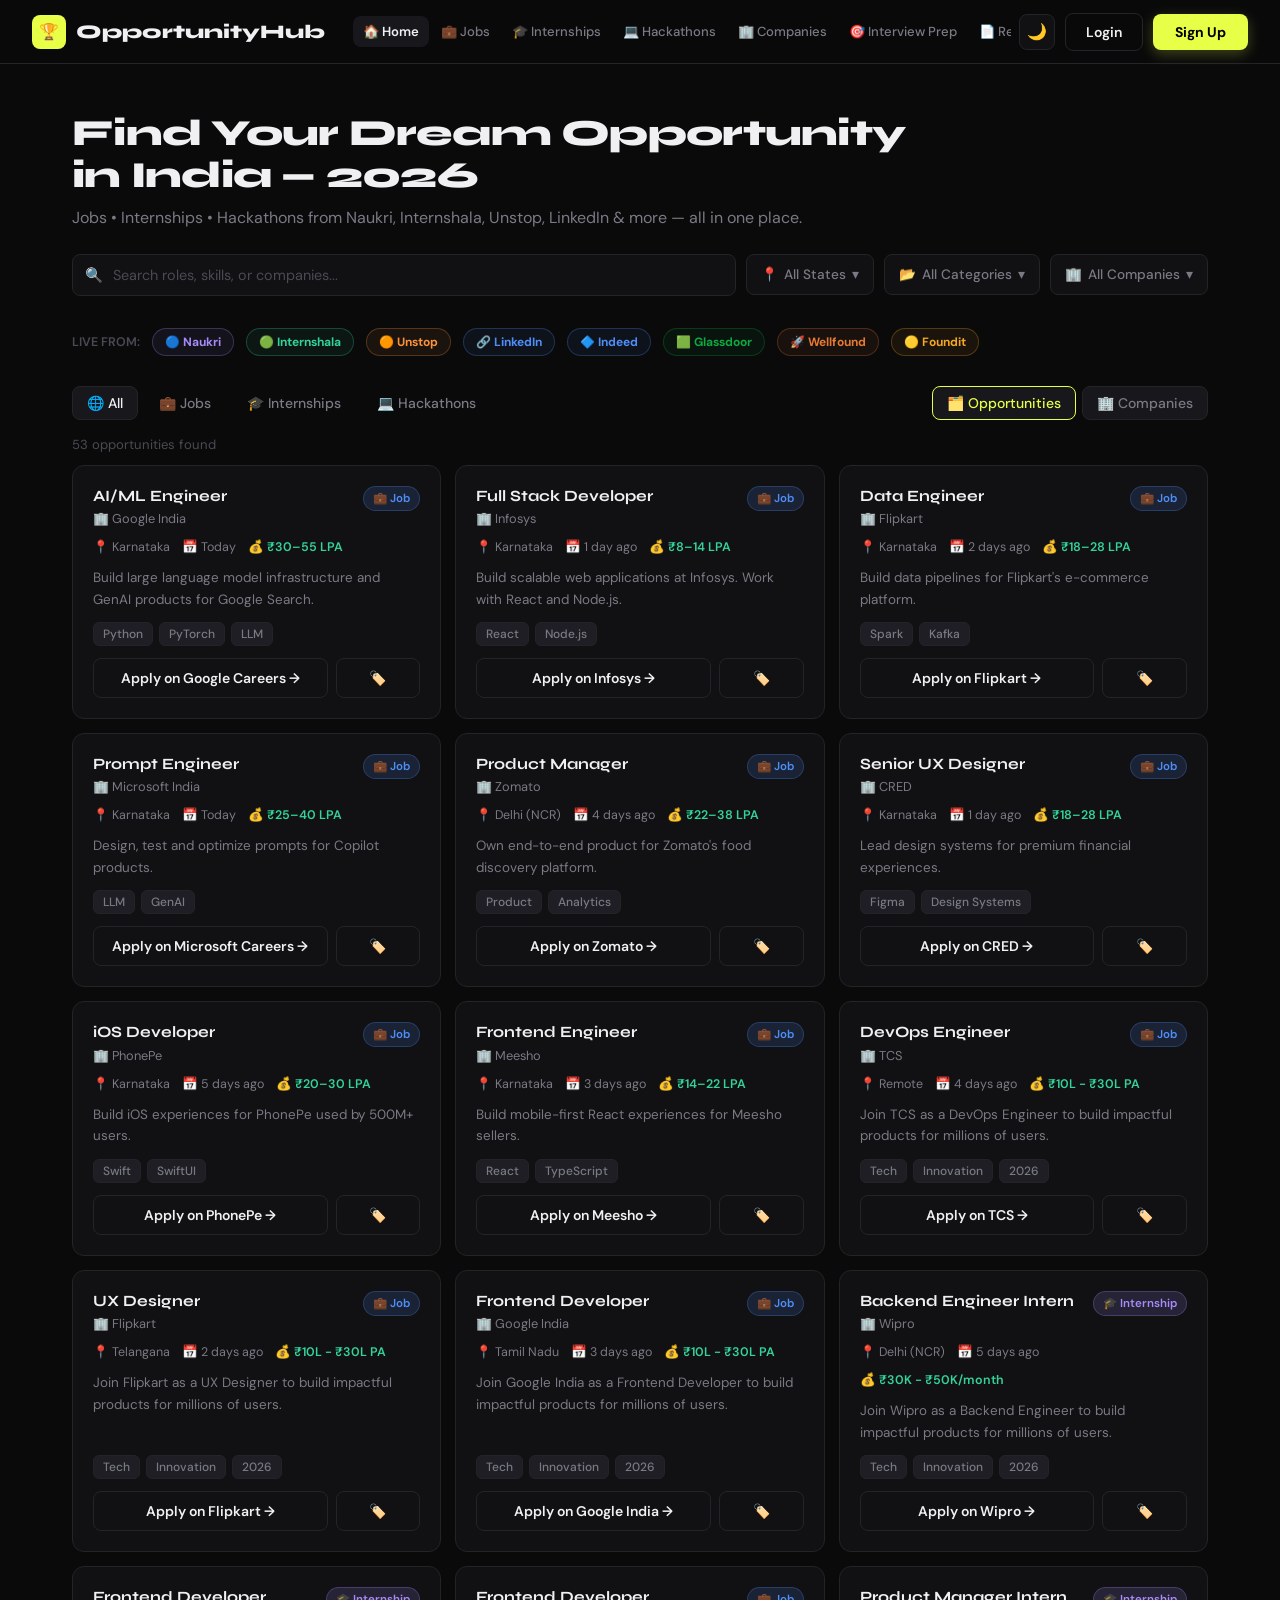
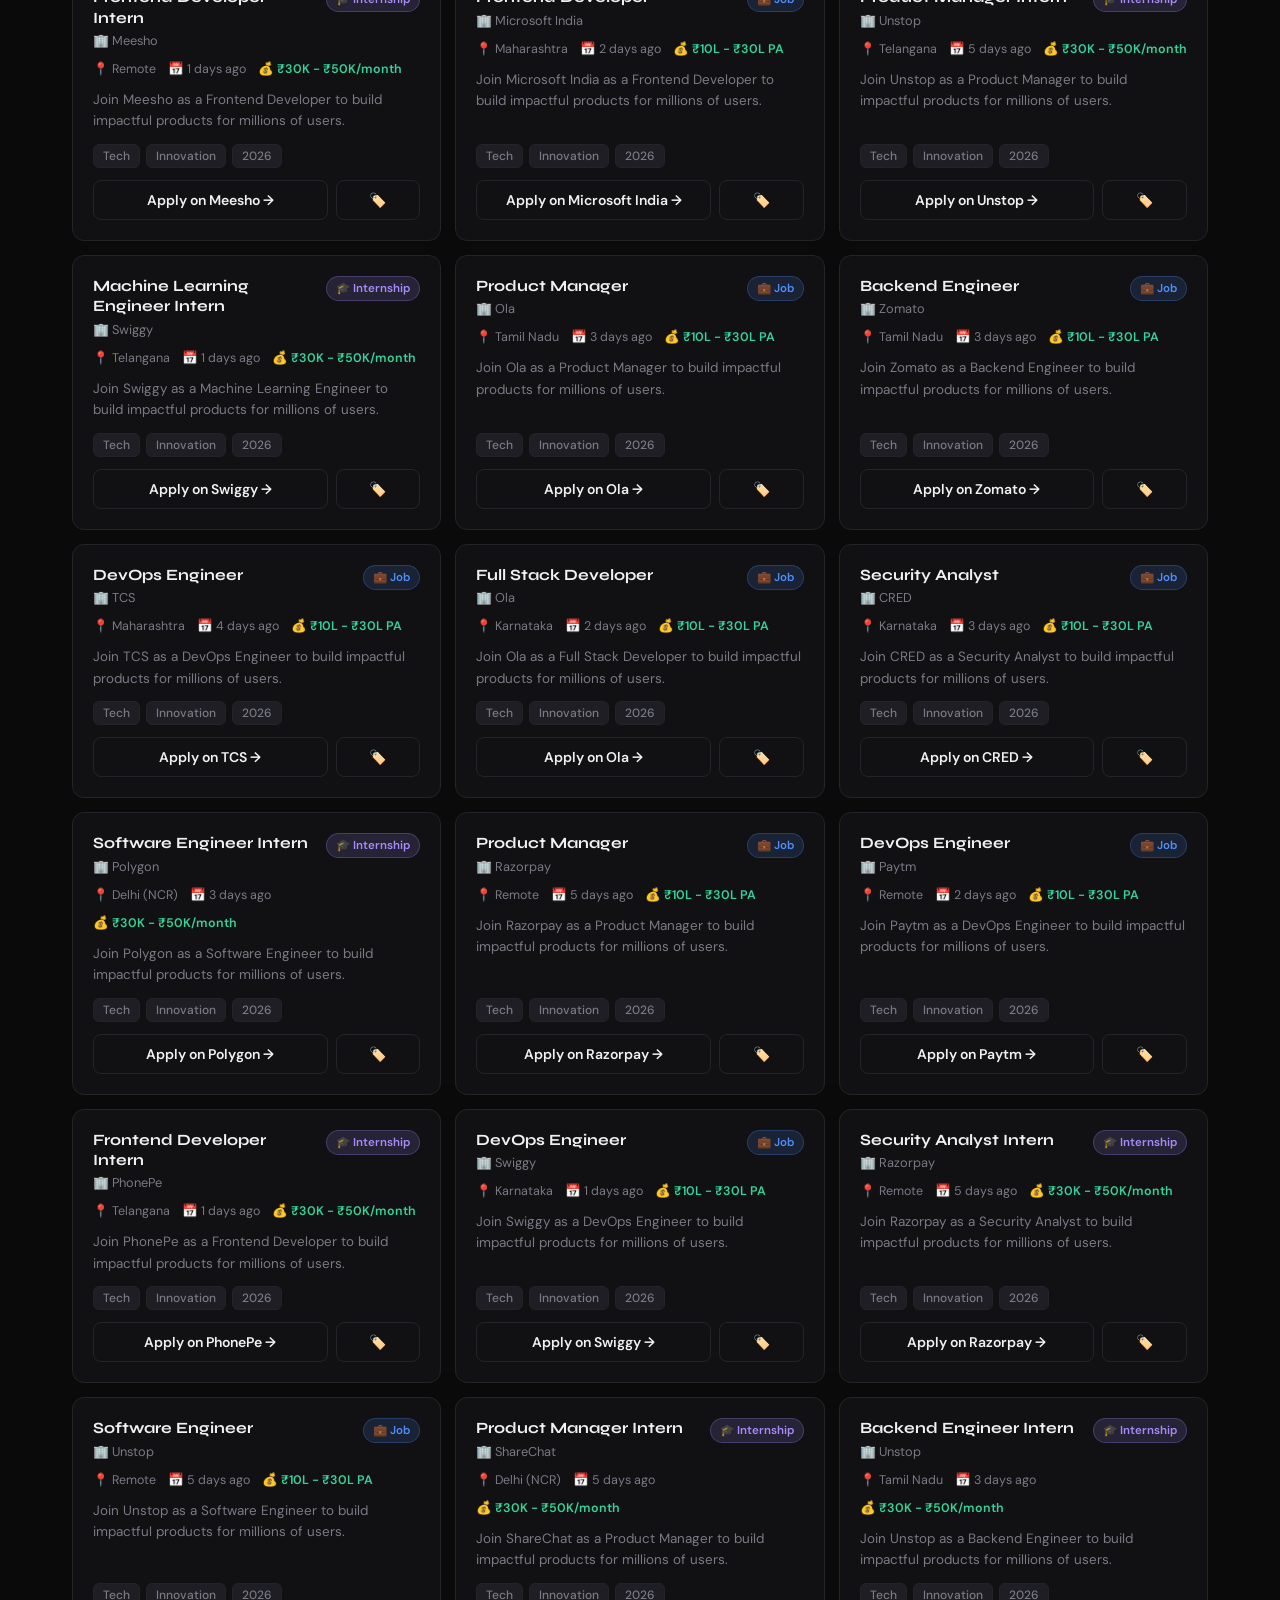
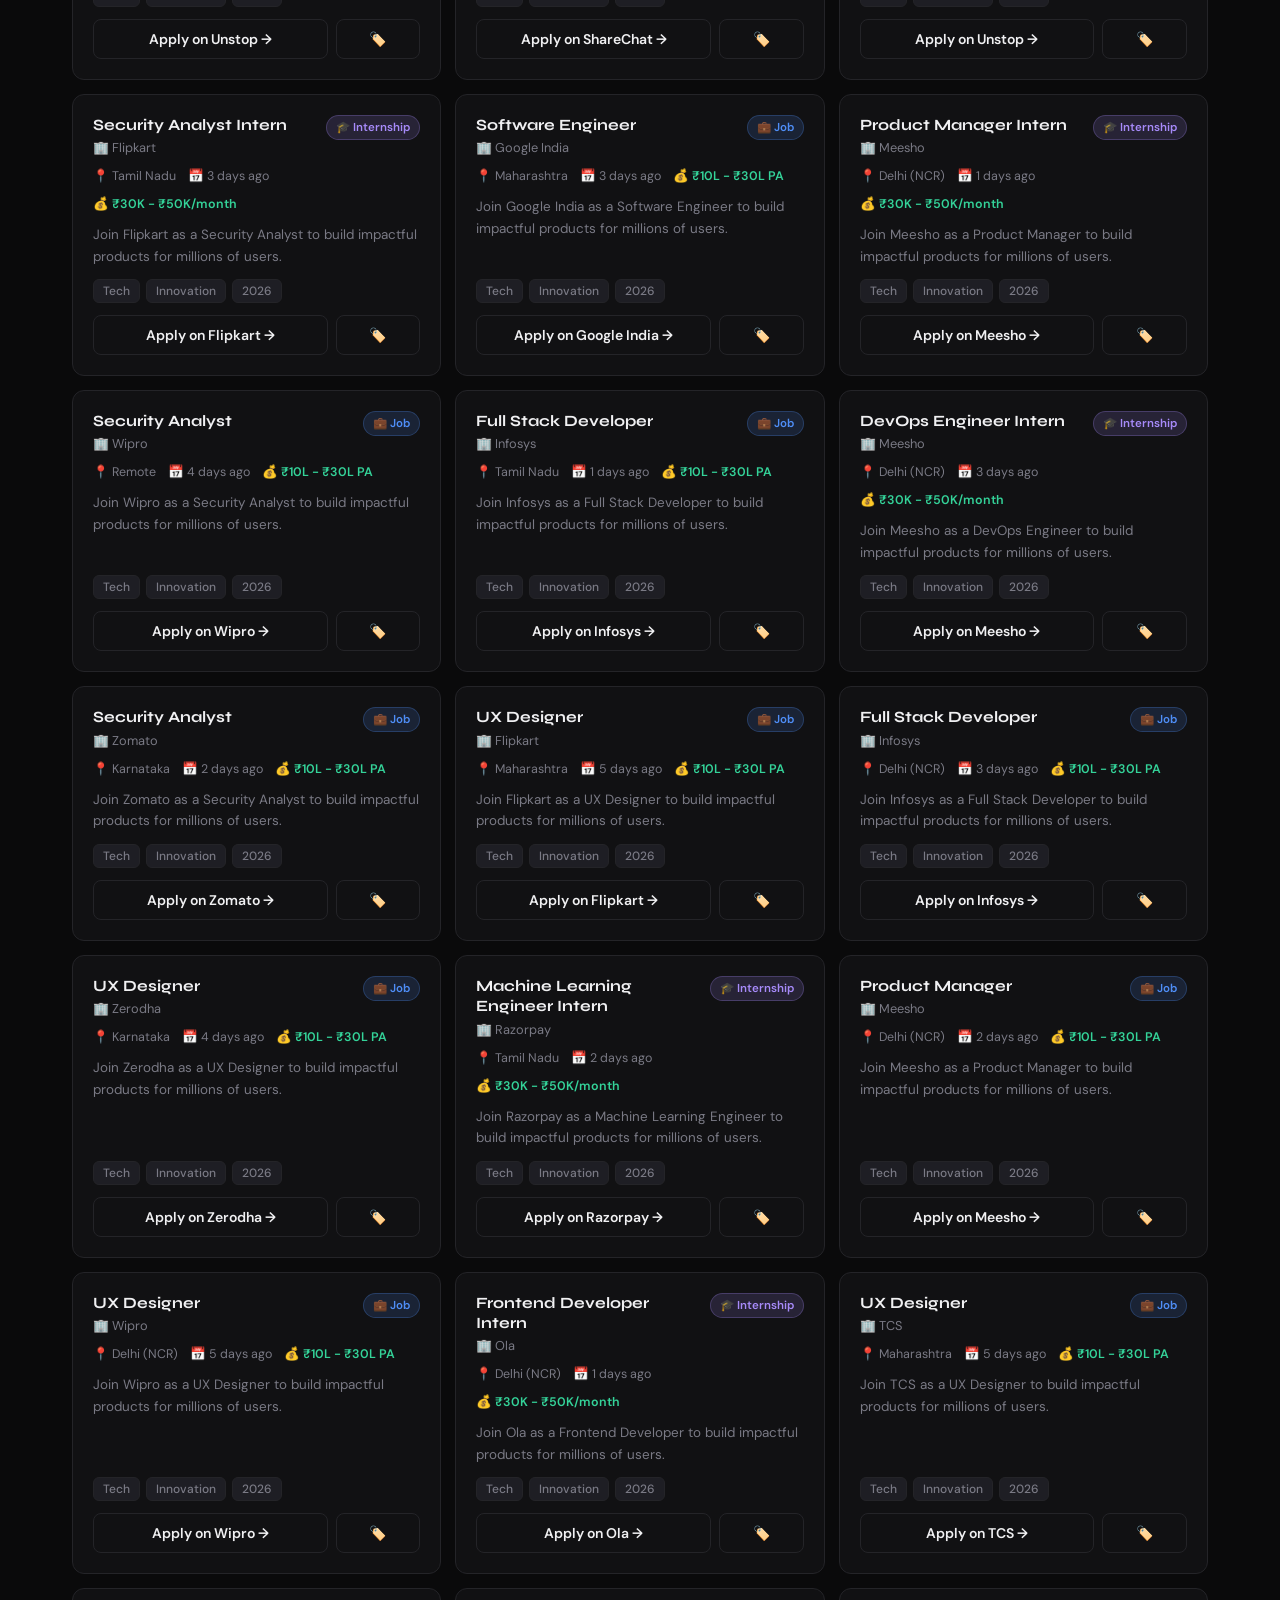
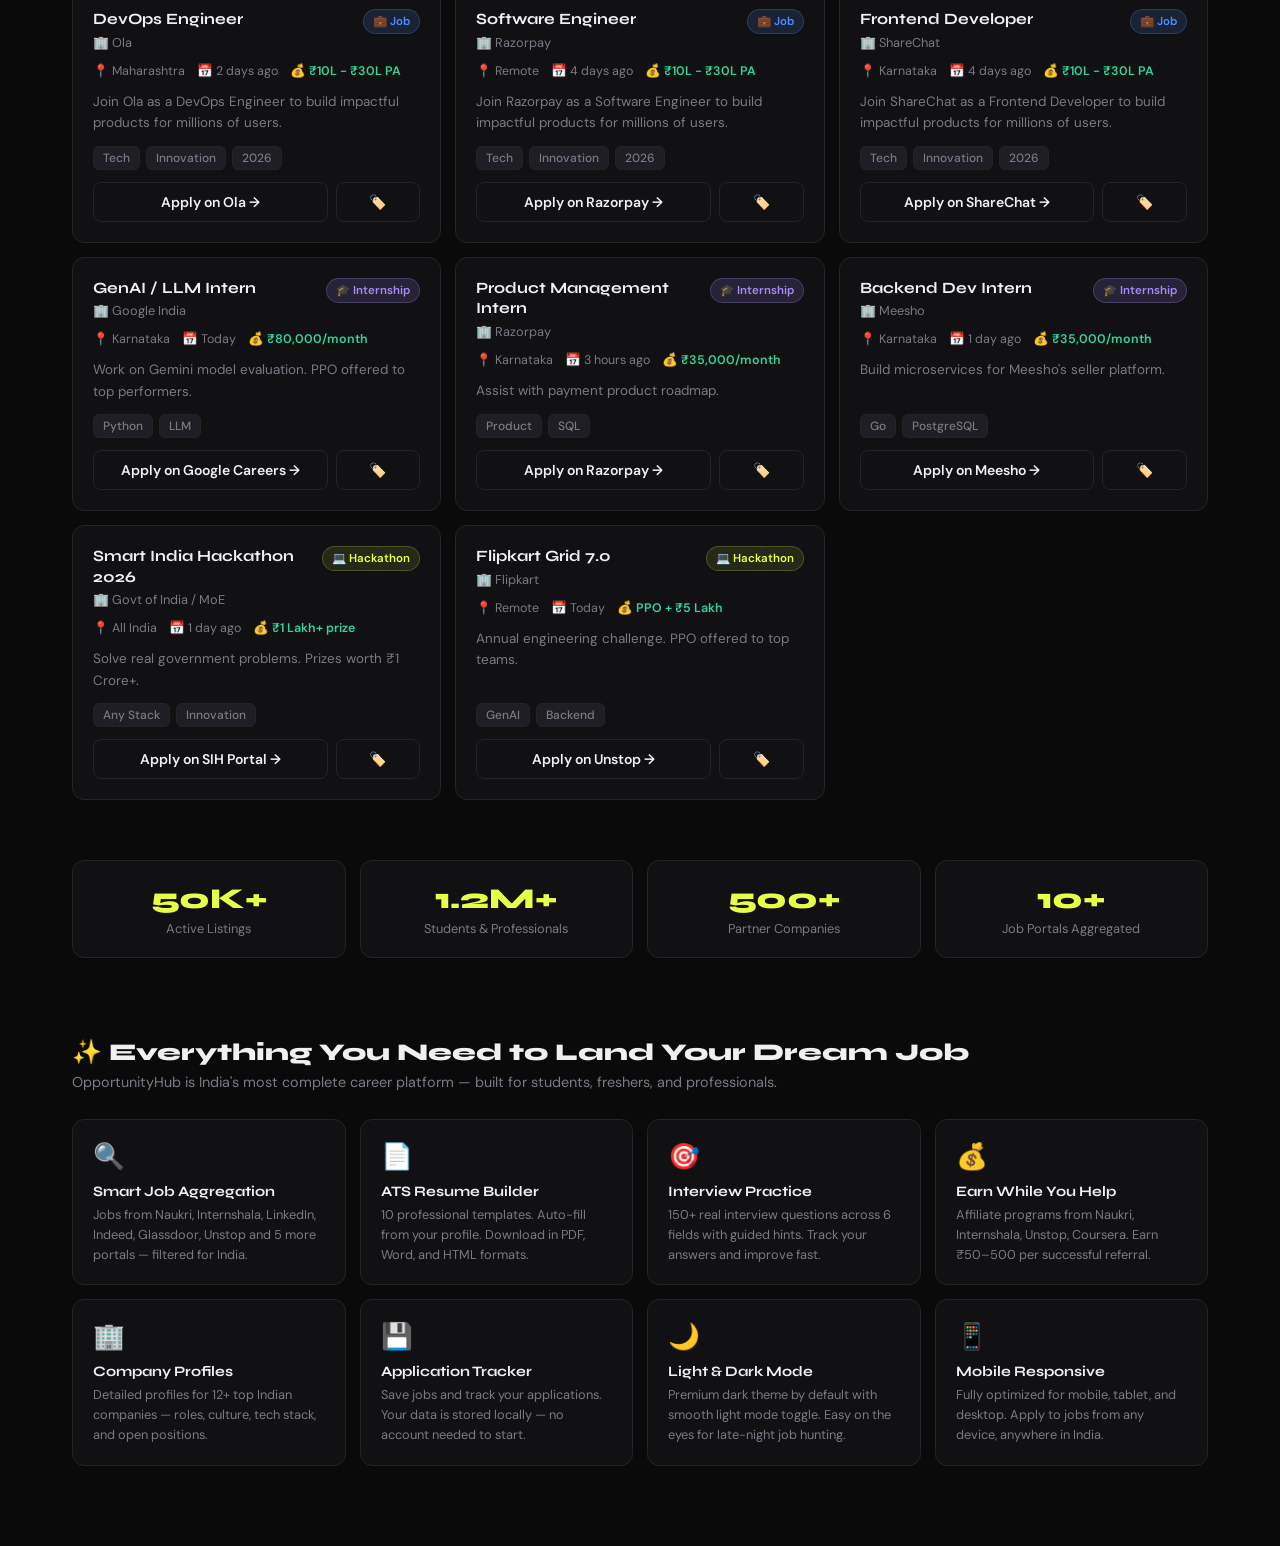
<file: index.html>
<!DOCTYPE html>
<html lang="en">
<head>
<meta charset="UTF-8">
<meta name="viewport" content="width=device-width, initial-scale=1.0">
<title>OpportunityHub — Find Your Perfect Opportunity in India</title>
<meta name="description" content="India's smartest job portal — Jobs, Internships, Hackathons, Resume Builder, Interview Practice & Earning Tools.">

<!-- Fonts -->
<link rel="preconnect" href="https://fonts.googleapis.com">
<link href="https://fonts.googleapis.com/css2?family=Syne:wght@400;500;600;700;800&family=DM+Sans:ital,wght@0,300;0,400;0,500;1,400&display=swap" rel="stylesheet">

<!-- ✅ LINKED CSS FILE -->
<link rel="stylesheet" href="index.css">

<style>
@keyframes pulse{0%,100%{opacity:1}50%{opacity:0.5}}
</style>
</head>
<body>

<!-- ═══════════════ NAVBAR ═══════════════ -->
<nav>
  <div class="logo" href="index.html">
    <div class="logo-icon">🏆</div>
    OpportunityHub
  </div>
  <ul class="nav-links">
    <li><a id="nav-home" class="active"  href="index.html">🏠 Home</a></li>
    <li><a id="nav-jobs" onclick="showPage('home');filterTab('job')">💼 Jobs</a></li>
    <li><a id="nav-internships" onclick="showPage('home');filterTab('internship')">🎓 Internships</a></li>
    <li><a id="nav-hackathons" onclick="showPage('home');filterTab('hackathon')">💻 Hackathons</a></li>
    <li><a id="nav-companies" href="companies.html">🏢 Companies</a></li>
    <li><a id="nav-practice" href="practice.html">🎯 Interview Prep</a></li>
    <li><a id="nav-resume" href="resume.html">📄 Resume Builder</a></li>
    <li><a id="nav-dashboard" href="dashboard.html">📊 Dashboard</a></li>
    <li><a id="nav-monetize" href="monetize.html">💰 Earn Money</a></li>
    <li><a id="nav-employers" href="employers.html">🤝 For Employers</a></li>
  </ul>
  <div class="nav-actions">
    <button class="btn-theme" id="themeBtn" onclick="toggleTheme()" title="Toggle theme">🌙</button>
    <button class="btn-signin" id="btnSignIn" onclick="openModal('signinModal')">Login</button>
    <button class="btn-signup" id="btnSignUp" onclick="openModal('signupModal')">Sign Up</button>
  </div>
</nav>

<!-- ═══════════════ HOME PAGE ═══════════════ -->
<div id="page-home" class="page active">

  <!-- Hero -->
  <div class="hero">
    <h1>Find Your Dream Opportunity<br><span>in India — 2026</span></h1>
    <p>Jobs • Internships • Hackathons from Naukri, Internshala, Unstop, LinkedIn & more — all in one place.</p>
    <div class="search-row">
      <div class="search-box">
        <span class="search-icon">🔍</span>
        <input type="text" placeholder="Search roles, skills, or companies..." oninput="handleSearch(this.value)">
      </div>
      <div class="dropdown-wrapper" id="locDropdown">
        <button class="filter-btn" onclick="toggleDropdown('locDropdown')">📍 <span id="locLabel">All States</span> ▾</button>
        <div class="dropdown-menu" id="locDropdownMenu"></div>
      </div>
      <div class="dropdown-wrapper" id="catDropdown">
        <button class="filter-btn" onclick="toggleDropdown('catDropdown')">📂 <span id="catLabel">All Categories</span> ▾</button>
        <div class="dropdown-menu" id="catDropdownMenu"></div>
      </div>
      <div class="dropdown-wrapper" id="coDropdown">
        <button class="filter-btn" onclick="toggleDropdown('coDropdown')">🏢 <span id="coLabel">All Companies</span> ▾</button>
        <div class="dropdown-menu" id="coDropdownMenu"></div>
      </div>
    </div>
  </div>

  <!-- Platform pills -->
  <div class="platform-strip">
    <span style="font-size:0.78rem;color:var(--text-dim);font-weight:600;">LIVE FROM:</span>
    <span class="platform-pill" style="color:#a78bfa;border-color:#a78bfa44;background:#a78bfa11;">🔵 Naukri</span>
    <span class="platform-pill" style="color:#34d399;border-color:#34d39944;background:#34d39911;">🟢 Internshala</span>
    <span class="platform-pill" style="color:#fb923c;border-color:#fb923c44;background:#fb923c11;">🟠 Unstop</span>
    <span class="platform-pill" style="color:#4f8ef7;border-color:#4f8ef744;background:#4f8ef711;">🔗 LinkedIn</span>
    <span class="platform-pill" style="color:#4f8ef7;border-color:#4f8ef744;background:#4f8ef711;">🔷 Indeed</span>
    <span class="platform-pill" style="color:#0caa41;border-color:#0caa4144;background:#0caa4111;">🟩 Glassdoor</span>
    <span class="platform-pill" style="color:#e47a34;border-color:#e47a3444;background:#e47a3411;">🚀 Wellfound</span>
    <span class="platform-pill" style="color:#f5a623;border-color:#f5a62344;background:#f5a62311;">🟡 Foundit</span>
  </div>

  <!-- API Status (injected by api.js) -->
  <div id="apiStatusWrapper"></div>

  <!-- Filter Row -->
  <div class="filter-row">
    <div class="tabs">
      <button id="tab-all" class="tab active" onclick="filterTab('all')">🌐 All</button>
      <button id="tab-job" class="tab" onclick="filterTab('job')">💼 Jobs</button>
      <button id="tab-internship" class="tab" onclick="filterTab('internship')">🎓 Internships</button>
      <button id="tab-hackathon" class="tab" onclick="filterTab('hackathon')">💻 Hackathons</button>
    </div>
    <div class="view-toggle">
      <button id="view-opp" class="view-btn active" onclick="switchView('opp')">🗂️ Opportunities</button>
      <button id="view-co" class="view-btn" onclick="switchView('co')">🏢 Companies</button>
    </div>
  </div>

  <!-- Results count -->
  <div class="results-count" id="resultsCount">Fetching opportunities...</div>

  <!-- Cards Grid -->
  <div class="main">
    <div id="mainContent">
      <div class="cards-grid" id="cardsGrid"></div>
    </div>
  </div>

  <!-- Features Strip -->
  <div class="stats-strip">
    <div class="stat-box"><div class="sb-val">50K+</div><div class="sb-label">Active Listings</div></div>
    <div class="stat-box"><div class="sb-val">1.2M+</div><div class="sb-label">Students & Professionals</div></div>
    <div class="stat-box"><div class="sb-val">500+</div><div class="sb-label">Partner Companies</div></div>
    <div class="stat-box"><div class="sb-val">10+</div><div class="sb-label">Job Portals Aggregated</div></div>
  </div>

  <!-- Features Section -->
  <div class="features-section">
    <h2>✨ Everything You Need to Land Your Dream Job</h2>
    <p class="sub">OpportunityHub is India's most complete career platform — built for students, freshers, and professionals.</p>
    <div class="features-grid">
      <div class="feature-item">
        <div class="fi-icon">🔍</div>
        <h4>Smart Job Aggregation</h4>
        <p>Jobs from Naukri, Internshala, LinkedIn, Indeed, Glassdoor, Unstop and 5 more portals — filtered for India.</p>
      </div>
      <div class="feature-item">
        <div class="fi-icon">📄</div>
        <h4>ATS Resume Builder</h4>
        <p>10 professional templates. Auto-fill from your profile. Download in PDF, Word, and HTML formats.</p>
      </div>
      <div class="feature-item">
        <div class="fi-icon">🎯</div>
        <h4>Interview Practice</h4>
        <p>150+ real interview questions across 6 fields with guided hints. Track your answers and improve fast.</p>
      </div>
      <div class="feature-item">
        <div class="fi-icon">💰</div>
        <h4>Earn While You Help</h4>
        <p>Affiliate programs from Naukri, Internshala, Unstop, Coursera. Earn ₹50–500 per successful referral.</p>
      </div>
      <div class="feature-item">
        <div class="fi-icon">🏢</div>
        <h4>Company Profiles</h4>
        <p>Detailed profiles for 12+ top Indian companies — roles, culture, tech stack, and open positions.</p>
      </div>
      <div class="feature-item">
        <div class="fi-icon">💾</div>
        <h4>Application Tracker</h4>
        <p>Save jobs and track your applications. Your data is stored locally — no account needed to start.</p>
      </div>
      <div class="feature-item">
        <div class="fi-icon">🌙</div>
        <h4>Light & Dark Mode</h4>
        <p>Premium dark theme by default with smooth light mode toggle. Easy on the eyes for late-night job hunting.</p>
      </div>
      <div class="feature-item">
        <div class="fi-icon">📱</div>
        <h4>Mobile Responsive</h4>
        <p>Fully optimized for mobile, tablet, and desktop. Apply to jobs from any device, anywhere in India.</p>
      </div>
    </div>
  </div>
</div>

<!-- Sign In Modal -->
<div class="modal-overlay" id="signinModal">
  <div class="modal">
    <button class="modal-close" onclick="closeModal('signinModal')">✕</button>
    <h2>Welcome back 👋</h2>
    <p class="modal-sub">Sign in to your OpportunityHub account</p>
    <div class="modal-field"><label>Email Address</label><input id="siEmail" type="email" placeholder="you@example.com"></div>
    <div class="modal-field"><label>Password</label><input id="siPass" type="password" placeholder="••••••••"></div>
    <div class="modal-actions">
      <button class="modal-btn-cancel" onclick="closeModal('signinModal')">Cancel</button>
      <button class="modal-btn-submit" onclick="signIn()">Sign In →</button>
    </div>
  </div>
</div>

<!-- Sign Up Modal -->
<div class="modal-overlay" id="signupModal">
  <div class="modal">
    <button class="modal-close" onclick="closeModal('signupModal')">✕</button>
    <h2>Create account 🎉</h2>
    <p class="modal-sub">Join 1.2M+ Indians discovering their next opportunity</p>
    <div class="modal-field"><label>Full Name *</label><input id="suName" type="text" placeholder="Your full name"></div>
    <div class="modal-field"><label>Email Address *</label><input id="suEmail" type="email" placeholder="you@example.com"></div>
    <div class="modal-field"><label>Phone Number</label><input id="suPhone" type="tel" placeholder="+91 98765 43210"></div>
    <div class="modal-field"><label>Password *</label><input id="suPass" type="password" placeholder="Create a strong password"></div>
    <div class="modal-field"><label>I am a</label>
      <select id="suRole">
        <option>Job Seeker</option>
        <option>Student / Intern</option>
        <option>Fresher (2024/2025 Graduate)</option>
        <option>Working Professional</option>
        <option>Employer / Recruiter</option>
      </select>
    </div>
    <div class="modal-actions">
      <button class="modal-btn-cancel" onclick="closeModal('signupModal')">Cancel</button>
      <button class="modal-btn-submit" onclick="signUp()">Create Account →</button>
    </div>
  </div>
</div>
<!-- OTP Verification Modal -->
<div class="modal-overlay" id="otpModal">
  <div class="modal">
    <button class="modal-close" onclick="closeModal('otpModal')">✕</button>
    <h2>Verify your Identity 🔐</h2>
    <p class="modal-sub">We've sent a 6-digit code to your email/mobile. Please enter it below to continue.</p>
    <div class="otp-input-container">
      <input type="text" id="otpCode" maxlength="6" placeholder="000000" style="text-align: center; font-size: 2rem; letter-spacing: 0.5rem; width: 100%; border-radius: 12px; border: 2px solid var(--border); padding: 15px;">
    </div>
    <div class="modal-actions" style="margin-top: 25px;">
      <button class="modal-btn-cancel" onclick="closeModal('otpModal')">Cancel</button>
      <button class="modal-btn-submit" id="otpSubmitBtn" onclick="verifyOTP()">Verify & Continue →</button>
    </div>
    <p style="text-align: center; margin-top: 15px; font-size: 0.85rem; color: var(--text-dim);">
      Didn't receive code? <a href="#" onclick="resendOTP()" style="color: var(--accent); font-weight: 600;">Resend OTP</a>
    </p>
  </div>
</div>

<!-- Post Job Modal -->
<div class="modal-overlay" id="postJobModal">
  <div class="modal">
    <button class="modal-close" onclick="closeModal('postJobModal')">✕</button>
    <h2>Post a Job / Internship</h2>
    <p class="modal-sub">Reach 1.2M+ candidates across India</p>
    <div class="modal-field"><label>Job Title *</label><input type="text" placeholder="e.g. Software Engineer, Data Analyst Intern"></div>
    <div class="modal-field"><label>Company Name *</label><input type="text" placeholder="Your company name"></div>
    <div class="modal-field"><label>Location (State)</label><input type="text" placeholder="e.g. Karnataka / Remote"></div>
    <div class="modal-field"><label>Type</label>
      <select><option>Full-time Job</option><option>Internship</option><option>Part-time</option><option>Hackathon / Contest</option></select>
    </div>
    <div class="modal-field"><label>Salary / Stipend Range</label><input type="text" placeholder="e.g. ₹8–12 LPA / ₹20,000/month"></div>
    <div class="modal-field"><label>Job Description</label><textarea placeholder="Role overview, responsibilities, requirements..."></textarea></div>
    <div class="modal-actions">
      <button class="modal-btn-cancel" onclick="closeModal('postJobModal')">Cancel</button>
      <button class="modal-btn-submit" onclick="closeModal('postJobModal');showToast('✅ Job posted! It will go live after review.')">Post Job →</button>
    </div>
  </div>
</div>

<!-- Interview Question Practice Modal -->
<div class="modal-overlay" id="iqModal">
  <div class="modal" style="width:600px;">
    <button class="modal-close" onclick="closeModal('iqModal')">✕</button>
    <div class="iq-header">
      <h2 id="iqFieldLabel">Interview Practice</h2>
      <span class="iq-progress" id="iqProgress">1 / 25</span>
    </div>
    <div class="iq-question" id="iqQuestion">Loading question...</div>
    <textarea class="iq-answer" id="iqAnswer" placeholder="Type your answer here... Practice makes perfect!"></textarea>
    <div class="iq-hint" id="iqHint"></div>
    <div class="iq-nav">
      <button class="iq-btn" id="iqPrevBtn" onclick="iqPrev()" disabled>← Previous</button>
      <button class="iq-btn" onclick="toggleHint()">💡 Hint</button>
      <button class="iq-btn primary" id="iqNextBtn" onclick="iqNext()">Next →</button>
    </div>
  </div>
</div>

<!-- Toast -->
<div class="toast" id="toast">
  <span class="toast-icon">✦</span>
  <span id="toastMsg"></span>
</div>

<!-- ✅ LINKED JS FILES -->
<script src="api.js"></script>
<script src="data.js"></script>
<script src="questions.js"></script>
<script src="resume.js"></script>
<script src="app.js"></script>

</body>
</html>
</file>
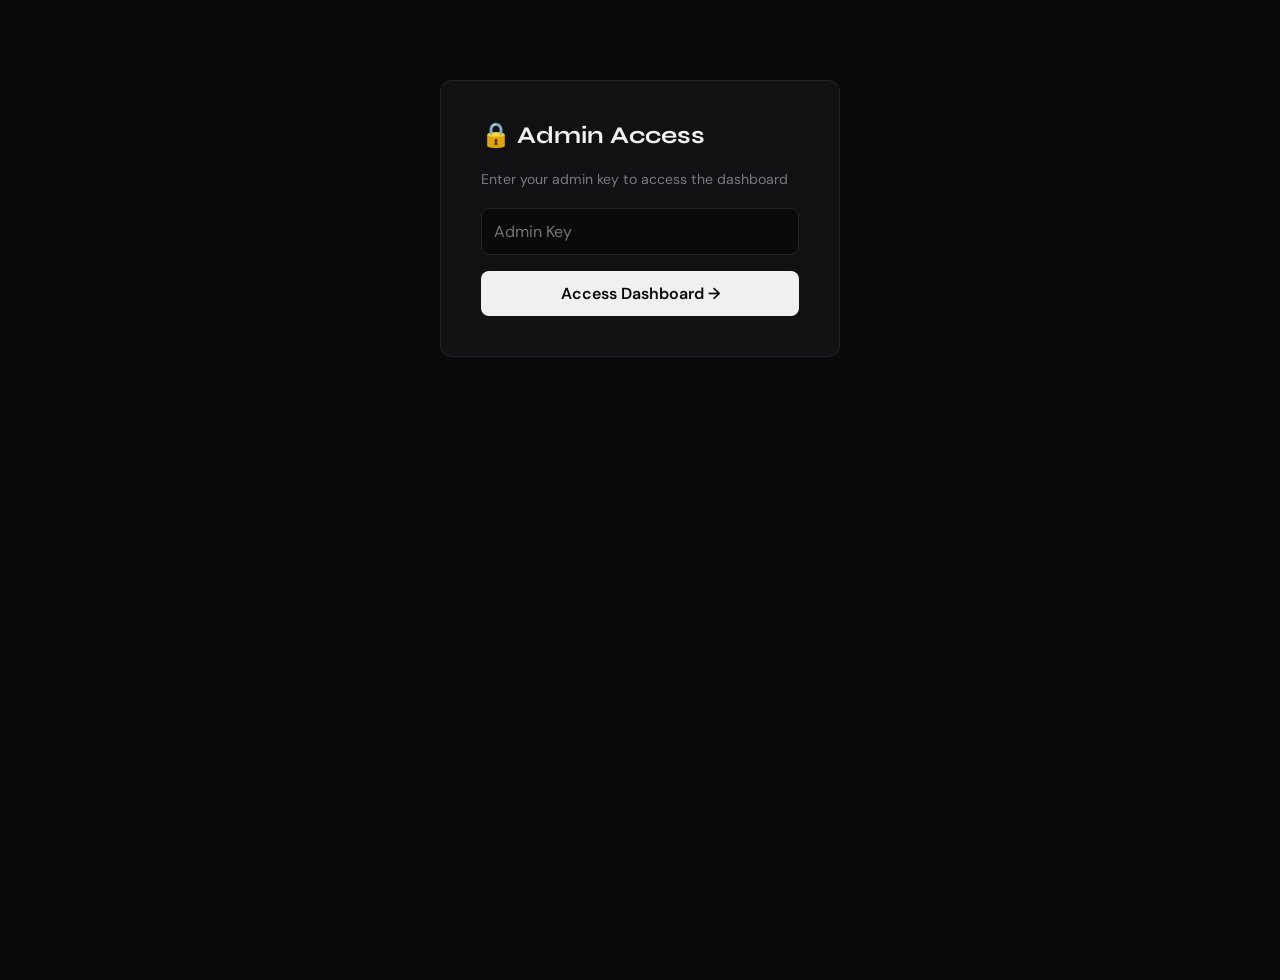
<file: admin.html>
<!DOCTYPE html>
<html lang="en">
<head>
<meta charset="UTF-8">
<meta name="viewport" content="width=device-width, initial-scale=1.0">
<title>OpportunityHub — Admin Dashboard</title>
<link rel="preconnect" href="https://fonts.googleapis.com">
<link href="https://fonts.googleapis.com/css2?family=Syne:wght@400;500;600;700;800&family=DM+Sans:ital,wght@0,300;0,400;0,500;1,400&display=swap" rel="stylesheet">
<link rel="stylesheet" href="index.css">
<style>
  .admin-login { max-width:400px; margin:80px auto; padding:40px; background:var(--surface); border:1px solid var(--border); border-radius:var(--radius); }
  .admin-login h2 { font-family:'Syne',sans-serif; margin-bottom:20px; }
  .admin-login input { width:100%; padding:12px; border:1px solid var(--border); border-radius:var(--radius-sm); background:var(--bg); color:var(--text); font-size:1rem; margin-bottom:16px; font-family:'DM Sans',sans-serif; }
  .admin-login button { width:100%; padding:12px; border:none; border-radius:var(--radius-sm); background:var(--text); color:var(--bg); font-family:'DM Sans',sans-serif; font-size:1rem; font-weight:600; cursor:pointer; }
  .admin-login button:hover { opacity:0.9; }

  .admin-panel { display:none; max-width:1200px; margin:0 auto; padding:32px; }
  .admin-panel.visible { display:block; }

  .stat-cards { display:grid; grid-template-columns:repeat(4,1fr); gap:16px; margin-bottom:40px; }
  .stat-card { background:var(--surface); border:1px solid var(--border); border-radius:var(--radius); padding:24px; text-align:center; }
  .stat-card .sc-val { font-family:'Syne',sans-serif; font-size:2rem; font-weight:800; margin-bottom:4px; }
  .stat-card .sc-label { font-size:0.85rem; color:var(--text-muted); }
  .stat-card.revenue .sc-val { color:#10b981; }
  .stat-card.users .sc-val { color:#4f8ef7; }
  .stat-card.clicks .sc-val { color:#fb923c; }
  .stat-card.today .sc-val { color:#a78bfa; }

  .admin-section { margin-bottom:40px; }
  .admin-section h3 { font-family:'Syne',sans-serif; font-size:1.3rem; margin-bottom:16px; }

  .admin-table { width:100%; border-collapse:collapse; background:var(--surface); border:1px solid var(--border); border-radius:var(--radius); overflow:hidden; }
  .admin-table th { padding:12px 16px; text-align:left; font-size:0.8rem; color:var(--text-muted); border-bottom:1px solid var(--border); background:var(--surface2); font-weight:600; text-transform:uppercase; letter-spacing:0.5px; }
  .admin-table td { padding:10px 16px; font-size:0.88rem; border-bottom:1px solid var(--border); }
  .admin-table tr:last-child td { border-bottom:none; }
  .admin-table tr:hover td { background:var(--surface2); }

  .badge-role { display:inline-block; padding:3px 10px; border-radius:20px; font-size:0.75rem; font-weight:600; }
  .badge-role.seeker { background:#4f8ef722; color:#4f8ef7; }
  .badge-role.student { background:#a78bfa22; color:#a78bfa; }
  .badge-role.professional { background:#10b98122; color:#10b981; }
  .badge-role.employer { background:#fb923c22; color:#fb923c; }

  .top-bar { display:flex; justify-content:space-between; align-items:center; margin-bottom:32px; }
  .top-bar h2 { font-family:'Syne',sans-serif; font-size:1.8rem; }
  .refresh-btn { padding:10px 20px; border:1px solid var(--border); border-radius:var(--radius-sm); background:transparent; color:var(--text); cursor:pointer; font-family:'DM Sans',sans-serif; font-size:0.9rem; }
  .refresh-btn:hover { background:var(--surface2); }

  @media(max-width:768px) { .stat-cards { grid-template-columns:repeat(2,1fr); } }
</style>
</head>
<body>

<!-- Login Gate -->
<div id="adminLogin" class="admin-login">
  <h2>🔒 Admin Access</h2>
  <p style="color:var(--text-muted);font-size:0.88rem;margin-bottom:20px;">Enter your admin key to access the dashboard</p>
  <input type="password" id="adminKeyInput" placeholder="Admin Key" onkeydown="if(event.key==='Enter')adminAuth()">
  <button onclick="adminAuth()">Access Dashboard →</button>
  <p id="adminError" style="color:var(--red);font-size:0.82rem;margin-top:12px;display:none;"></p>
</div>

<!-- Admin Panel (hidden until auth) -->
<div id="adminPanel" class="admin-panel">
  <div class="top-bar">
    <h2>📊 OpportunityHub Admin</h2>
    <div style="display:flex;gap:10px;">
      <button class="refresh-btn" onclick="loadAdmin()">🔄 Refresh</button>
      <a href="index.html" class="refresh-btn" style="text-decoration:none;">← Back to Site</a>
    </div>
  </div>

  <!-- Stats Cards -->
  <div class="stat-cards">
    <div class="stat-card users">
      <div class="sc-val" id="statUsers">—</div>
      <div class="sc-label">Total Users</div>
    </div>
    <div class="stat-card revenue">
      <div class="sc-val" id="regRevenue">—</div>
      <div class="sc-label">Reg. Earnings (₹10/user)</div>
    </div>
    <div class="stat-card clicks">
      <div class="sc-val" id="statClicks">—</div>
      <div class="sc-label">Apply Clicks</div>
    </div>
    <div class="stat-card revenue">
      <div class="sc-val" id="statRevenue">—</div>
      <div class="sc-label">Click Earnings (Est.)</div>
    </div>
  </div>

  <!-- Users Table -->
  <div class="admin-section">
    <h3>👥 Registered Users</h3>
    <table class="admin-table">
      <thead>
        <tr>
          <th>#</th>
          <th>Name</th>
          <th>Email</th>
          <th>Phone</th>
          <th>Role</th>
          <th>Applications</th>
          <th>Registered</th>
        </tr>
      </thead>
      <tbody id="usersTableBody">
        <tr><td colspan="7" style="text-align:center;color:var(--text-muted);padding:30px;">Loading...</td></tr>
      </tbody>
    </table>
  </div>

  <!-- Clicks Table -->
  <div class="admin-section">
    <h3>🖱️ Recent Apply Clicks</h3>
    <table class="admin-table">
      <thead>
        <tr>
          <th>#</th>
          <th>Job Title</th>
          <th>Company</th>
          <th>Type</th>
          <th>Platform</th>
          <th>Est. Revenue</th>
          <th>Time</th>
        </tr>
      </thead>
      <tbody id="clicksTableBody">
        <tr><td colspan="7" style="text-align:center;color:var(--text-muted);padding:30px;">Loading...</td></tr>
      </tbody>
    </table>
  </div>

  <!-- Top Companies -->
  <div class="admin-section">
    <h3>🏆 Top Companies by Clicks</h3>
    <table class="admin-table">
      <thead>
        <tr>
          <th>#</th>
          <th>Company</th>
          <th>Total Clicks</th>
          <th>Est. Revenue (₹)</th>
        </tr>
      </thead>
      <tbody id="topCompaniesBody">
        <tr><td colspan="4" style="text-align:center;color:var(--text-muted);padding:30px;">Loading...</td></tr>
      </tbody>
    </table>
  </div>
</div>

<script>
const API_BASE = window.location.origin;
let ADMIN_KEY = '';

function adminAuth() {
  ADMIN_KEY = document.getElementById('adminKeyInput').value;
  if (!ADMIN_KEY) {
    document.getElementById('adminError').textContent = 'Please enter the admin key';
    document.getElementById('adminError').style.display = 'block';
    return;
  }
  // Try fetching stats to verify key
  fetch(`${API_BASE}/api/admin/stats`, {
    headers: { 'x-admin-key': ADMIN_KEY }
  })
  .then(r => {
    if (!r.ok) throw new Error('Invalid admin key');
    return r.json();
  })
  .then(() => {
    document.getElementById('adminLogin').style.display = 'none';
    document.getElementById('adminPanel').classList.add('visible');
    loadAdmin();
  })
  .catch(err => {
    document.getElementById('adminError').textContent = '❌ Invalid admin key. Access denied.';
    document.getElementById('adminError').style.display = 'block';
  });
}

async function loadAdmin() {
  const headers = { 'x-admin-key': ADMIN_KEY };

  try {
    // Load stats
    const statsRes = await fetch(`${API_BASE}/api/admin/stats`, { headers });
    const stats = await statsRes.json();
    document.getElementById('statUsers').textContent = stats.totalUsers.toLocaleString('en-IN');
    document.getElementById('statClicks').textContent = stats.totalClicks.toLocaleString('en-IN');
    document.getElementById('statRevenue').textContent = '₹' + stats.totalRevenue.toLocaleString('en-IN');
    
    // Calculate registration revenue (e.g. ₹10 per signup)
    const regRev = stats.totalUsers * 10;
    document.getElementById('regRevenue').textContent = '₹' + regRev.toLocaleString('en-IN');

    // Top companies
    if (stats.topCompanies && stats.topCompanies.length > 0) {
      document.getElementById('topCompaniesBody').innerHTML = stats.topCompanies.map((c, i) =>
        `<tr><td>${i+1}</td><td>${c._id}</td><td>${c.clicks}</td><td>₹${c.revenue.toLocaleString('en-IN')}</td></tr>`
      ).join('');
    } else {
      document.getElementById('topCompaniesBody').innerHTML = '<tr><td colspan="4" style="text-align:center;color:var(--text-muted);padding:20px;">No click data yet</td></tr>';
    }

    // Load users
    const usersRes = await fetch(`${API_BASE}/api/admin/users`, { headers });
    const users = await usersRes.json();
    if (users.length > 0) {
      document.getElementById('usersTableBody').innerHTML = users.map((u, i) => {
        const roleClass = u.role.includes('Seeker') ? 'seeker' : u.role.includes('Student') ? 'student' : u.role.includes('Professional') ? 'professional' : 'employer';
        const date = new Date(u.createdAt).toLocaleDateString('en-IN', { day:'2-digit', month:'short', year:'numeric' });
        return `<tr>
          <td>${i+1}</td>
          <td><strong>${u.name}</strong></td>
          <td>${u.email}</td>
          <td>${u.phone || '—'}</td>
          <td><span class="badge-role ${roleClass}">${u.role}</span></td>
          <td>${(u.applications || []).length}</td>
          <td>${date}</td>
        </tr>`;
      }).join('');
    } else {
      document.getElementById('usersTableBody').innerHTML = '<tr><td colspan="7" style="text-align:center;color:var(--text-muted);padding:30px;">No users registered yet</td></tr>';
    }

    // Load clicks
    const clicksRes = await fetch(`${API_BASE}/api/admin/clicks`, { headers });
    const clicks = await clicksRes.json();
    if (clicks.length > 0) {
      document.getElementById('clicksTableBody').innerHTML = clicks.map((c, i) => {
        const time = new Date(c.createdAt).toLocaleString('en-IN', { day:'2-digit', month:'short', hour:'2-digit', minute:'2-digit' });
        return `<tr>
          <td>${i+1}</td>
          <td>${c.jobTitle}</td>
          <td>${c.company}</td>
          <td>${c.jobType}</td>
          <td>${c.affiliatePlatform}</td>
          <td style="color:#10b981;">₹${c.estimatedRevenue}</td>
          <td>${time}</td>
        </tr>`;
      }).join('');
    } else {
      document.getElementById('clicksTableBody').innerHTML = '<tr><td colspan="7" style="text-align:center;color:var(--text-muted);padding:30px;">No clicks tracked yet</td></tr>';
    }

  } catch (err) {
    console.error('Admin load error:', err);
  }
}
</script>

</body>
</html>
</file>
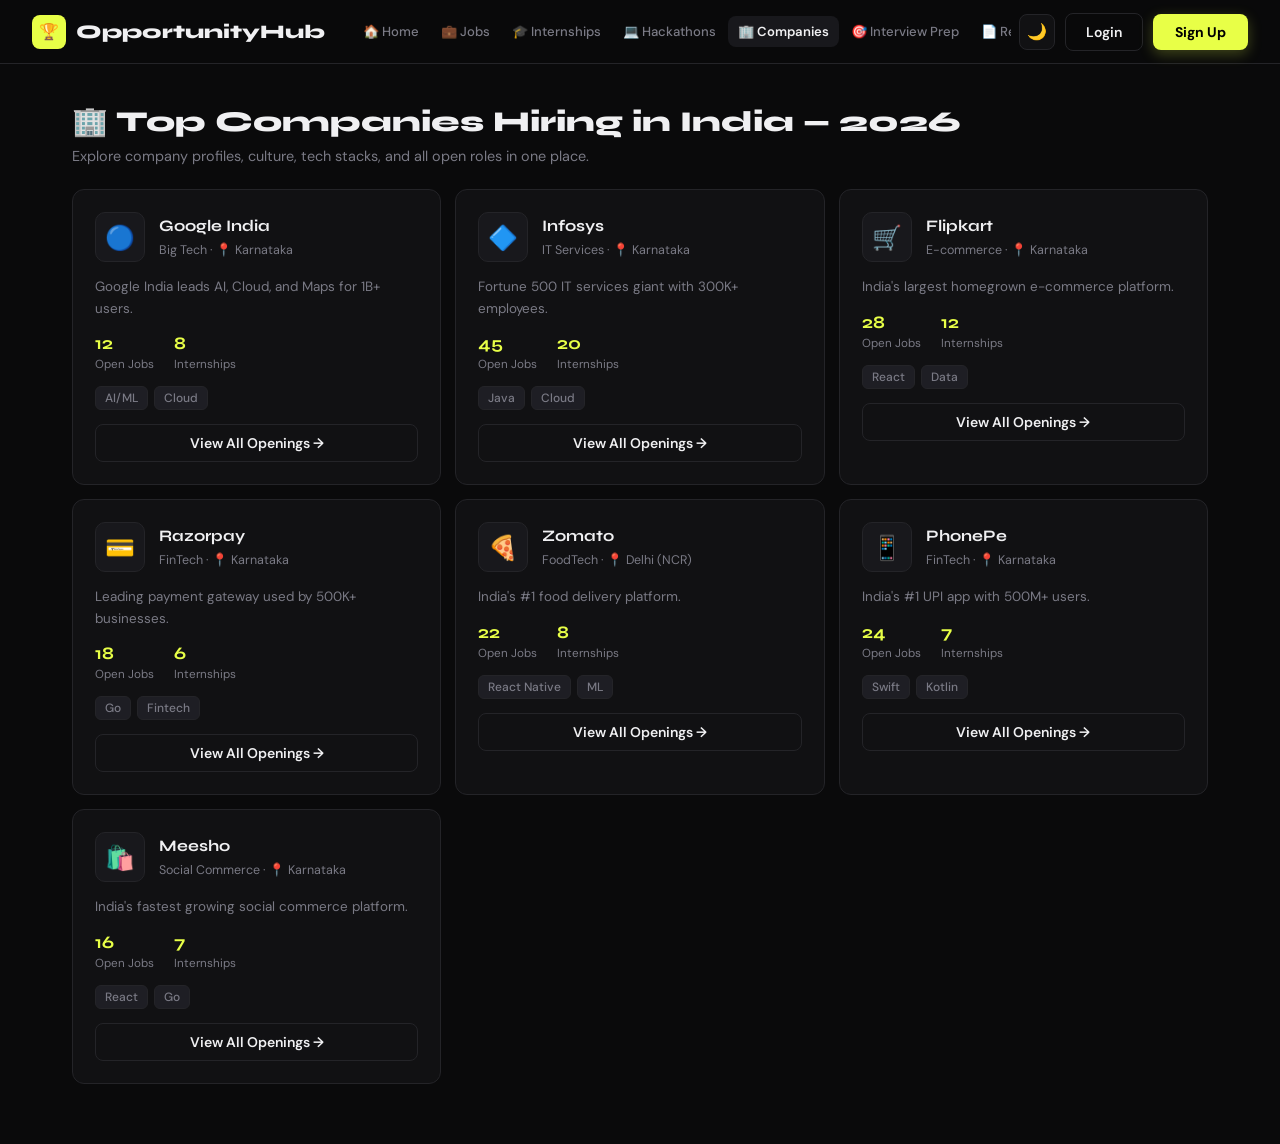
<file: companies.html>
<!DOCTYPE html>
<html lang="en">
<head>
<meta charset="UTF-8">
<meta name="viewport" content="width=device-width, initial-scale=1.0">
<title>OpportunityHub — Top Companies Hiring in India</title>
<meta name="description" content="OpportunityHub — India's smartest career platform for Jobs, Internships, Hackathons, Resume Builder & Interview Practice.">
<link rel="preconnect" href="https://fonts.googleapis.com">
<link href="https://fonts.googleapis.com/css2?family=Syne:wght@400;500;600;700;800&family=DM+Sans:ital,wght@0,300;0,400;0,500;1,400&display=swap" rel="stylesheet">
<link rel="stylesheet" href="index.css">
<style>@keyframes pulse{0%,100%{opacity:1}50%{opacity:0.5}}</style>
</head>
<body>

<!-- ═══════════════ NAVBAR ═══════════════ -->
<nav>
  <a class="logo" href="index.html">
    <div class="logo-icon">🏆</div>
    OpportunityHub
  </a>
  <ul class="nav-links">
    <li><a id="nav-home" href="index.html">🏠 Home</a></li>
    <li><a id="nav-jobs" href="index.html?tab=job">💼 Jobs</a></li>
    <li><a id="nav-internships" href="index.html?tab=internship">🎓 Internships</a></li>
    <li><a id="nav-hackathons" href="index.html?tab=hackathon">💻 Hackathons</a></li>
    <li><a id="nav-companies" class="active" href="companies.html">🏢 Companies</a></li>
    <li><a id="nav-practice" href="practice.html">🎯 Interview Prep</a></li>
    <li><a id="nav-resume" href="resume.html">📄 Resume Builder</a></li>
    <li><a id="nav-dashboard" href="dashboard.html">📊 Dashboard</a></li>
    <li><a id="nav-monetize" href="monetize.html">💰 Earn Money</a></li>
    <li><a id="nav-employers" href="employers.html">🤝 For Employers</a></li>
  </ul>
  <div class="nav-actions">
    <button class="btn-theme" id="themeBtn" onclick="toggleTheme()" title="Toggle theme">🌙</button>
    <button class="btn-signin" id="btnSignIn" onclick="openModal('signinModal')">Login</button>
    <button class="btn-signup" id="btnSignUp" onclick="openModal('signupModal')">Sign Up</button>
  </div>
</nav>


<div id="page-companies" class="page active">
  <div class="page-header">
    <h2>🏢 Top Companies Hiring in India — 2026</h2>
    <p>Explore company profiles, culture, tech stacks, and all open roles in one place.</p>
  </div>
  <div class="companies-grid" id="companiesGrid"></div>
</div>

<!-- ═══════════════ MODALS ═══════════════ -->

<!-- Sign In Modal -->
<div class="modal-overlay" id="signinModal">
  <div class="modal">
    <button class="modal-close" onclick="closeModal('signinModal')">✕</button>
    <h2>Welcome back 👋</h2>
    <p class="modal-sub">Sign in to your OpportunityHub account</p>
    <div class="modal-field"><label>Email Address</label><input id="siEmail" type="email" placeholder="you@example.com"></div>
    <div class="modal-field"><label>Password</label><input id="siPass" type="password" placeholder="••••••••"></div>
    <div class="modal-actions">
      <button class="modal-btn-cancel" onclick="closeModal('signinModal')">Cancel</button>
      <button class="modal-btn-submit" onclick="signIn()">Sign In →</button>
    </div>
  </div>
</div>

<!-- Sign Up Modal -->
<div class="modal-overlay" id="signupModal">
  <div class="modal">
    <button class="modal-close" onclick="closeModal('signupModal')">✕</button>
    <h2>Create account 🎉</h2>
    <p class="modal-sub">Join 1.2M+ Indians discovering their next opportunity</p>
    <div class="modal-field"><label>Full Name *</label><input id="suName" type="text" placeholder="Your full name"></div>
    <div class="modal-field"><label>Email Address *</label><input id="suEmail" type="email" placeholder="you@example.com"></div>
    <div class="modal-field"><label>Phone Number</label><input id="suPhone" type="tel" placeholder="+91 98765 43210"></div>
    <div class="modal-field"><label>Password *</label><input id="suPass" type="password" placeholder="Create a strong password"></div>
    <div class="modal-field"><label>I am a</label>
      <select id="suRole">
        <option>Job Seeker</option>
        <option>Student / Intern</option>
        <option>Fresher (2025/2026 Graduate)</option>
        <option>Working Professional</option>
        <option>Employer / Recruiter</option>
      </select>
    </div>
    <div class="modal-actions">
      <button class="modal-btn-cancel" onclick="closeModal('signupModal')">Cancel</button>
      <button class="modal-btn-submit" onclick="signUp()">Create Account →</button>
    </div>
  </div>
</div>

<!-- Post Job Modal -->
<div class="modal-overlay" id="postJobModal">
  <div class="modal">
    <button class="modal-close" onclick="closeModal('postJobModal')">✕</button>
    <h2>Post a Job / Internship</h2>
    <p class="modal-sub">Reach 1.2M+ candidates across India</p>
    <div class="modal-field"><label>Job Title *</label><input type="text" placeholder="e.g. Software Engineer, Data Analyst Intern"></div>
    <div class="modal-field"><label>Company Name *</label><input type="text" placeholder="Your company name"></div>
    <div class="modal-field"><label>Location (State)</label><input type="text" placeholder="e.g. Karnataka / Remote"></div>
    <div class="modal-field"><label>Type</label>
      <select><option>Full-time Job</option><option>Internship</option><option>Part-time</option><option>Hackathon / Contest</option></select>
    </div>
    <div class="modal-field"><label>Salary / Stipend Range</label><input type="text" placeholder="e.g. ₹8–12 LPA / ₹20,000/month"></div>
    <div class="modal-field"><label>Job Description</label><textarea placeholder="Role overview, responsibilities, requirements..."></textarea></div>
    <div class="modal-actions">
      <button class="modal-btn-cancel" onclick="closeModal('postJobModal')">Cancel</button>
      <button class="modal-btn-submit" onclick="closeModal('postJobModal');showToast('✅ Job posted! It will go live after review.')">Post Job →</button>
    </div>
  </div>
</div>

<!-- Interview Question Practice Modal -->
<div class="modal-overlay" id="iqModal">
  <div class="modal" style="width:600px;">
    <button class="modal-close" onclick="closeModal('iqModal')">✕</button>
    <div class="iq-header">
      <h2 id="iqFieldLabel">Interview Practice</h2>
      <span class="iq-progress" id="iqProgress">1 / 25</span>
    </div>
    <div class="iq-question" id="iqQuestion">Loading question...</div>
    <textarea class="iq-answer" id="iqAnswer" placeholder="Type your answer here... Practice makes perfect!"></textarea>
    <div class="iq-hint" id="iqHint"></div>
    <div class="iq-nav">
      <button class="iq-btn" id="iqPrevBtn" onclick="iqPrev()" disabled>← Previous</button>
      <button class="iq-btn" onclick="toggleHint()">💡 Hint</button>
      <button class="iq-btn primary" id="iqNextBtn" onclick="iqNext()">Next →</button>
    </div>
  </div>
</div>

<!-- Toast -->
<div class="toast" id="toast">
  <span class="toast-icon">✦</span>
  <span id="toastMsg"></span>
</div>

<!-- JS Files -->
<script src="data.js"></script>
<script src="questions.js"></script>
<script src="resume.js"></script>
<script src="api.js"></script>
<script src="app.js"></script>

</body>
</html>
</file>
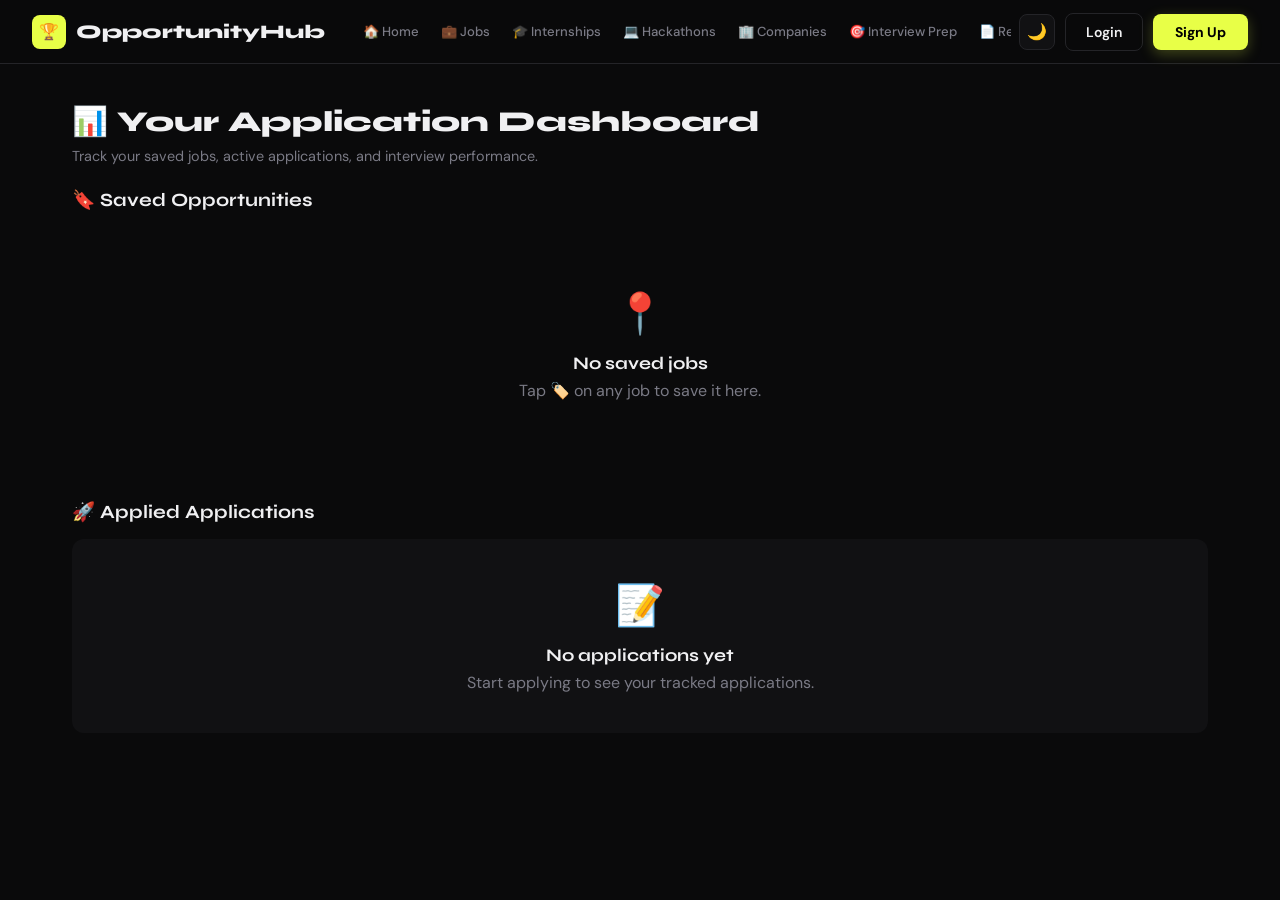
<file: dashboard.html>
<!DOCTYPE html>
<html lang="en">
<head>
<meta charset="UTF-8">
<meta name="viewport" content="width=device-width, initial-scale=1.0">
<title>OpportunityHub — Your Dashboard</title>
<meta name="description" content="OpportunityHub — India's smartest career platform for Jobs, Internships, Hackathons, Resume Builder & Interview Practice.">
<link rel="preconnect" href="https://fonts.googleapis.com">
<link href="https://fonts.googleapis.com/css2?family=Syne:wght@400;500;600;700;800&family=DM+Sans:ital,wght@0,300;0,400;0,500;1,400&display=swap" rel="stylesheet">
<link rel="stylesheet" href="index.css">
<style>@keyframes pulse{0%,100%{opacity:1}50%{opacity:0.5}}</style>
</head>
<body>

<!-- ═══════════════ NAVBAR ═══════════════ -->
<nav>
  <a class="logo" href="index.html">
    <div class="logo-icon">🏆</div>
    OpportunityHub
  </a>
  <ul class="nav-links">
    <li><a id="nav-home" href="index.html">🏠 Home</a></li>
    <li><a id="nav-jobs" href="index.html?tab=job">💼 Jobs</a></li>
    <li><a id="nav-internships" href="index.html?tab=internship">🎓 Internships</a></li>
    <li><a id="nav-hackathons" href="index.html?tab=hackathon">💻 Hackathons</a></li>
    <li><a id="nav-companies" href="companies.html">🏢 Companies</a></li>
    <li><a id="nav-practice" href="practice.html">🎯 Interview Prep</a></li>
    <li><a id="nav-resume" href="resume.html">📄 Resume Builder</a></li>
    <li><a id="nav-dashboard" class="active" href="dashboard.html">📊 Dashboard</a></li>
    <li><a id="nav-monetize" href="monetize.html">💰 Earn Money</a></li>
    <li><a id="nav-employers" href="employers.html">🤝 For Employers</a></li>
  </ul>
  <div class="nav-actions">
    <button class="btn-theme" id="themeBtn" onclick="toggleTheme()" title="Toggle theme">🌙</button>
    <button class="btn-signin" id="btnSignIn" onclick="openModal('signinModal')">Login</button>
    <button class="btn-signup" id="btnSignUp" onclick="openModal('signupModal')">Sign Up</button>
  </div>
</nav>


<div id="page-dashboard" class="page active">
  <div class="page-header">
    <h2>📊 Your Application Dashboard</h2>
    <p>Track your saved jobs, active applications, and interview performance.</p>
  </div>
  <div style="max-width:1200px;margin:0 auto;padding:0 32px 60px;">

    <h3 style="font-family:'Syne',sans-serif;margin-bottom:16px;">🔖 Saved Opportunities</h3>
    <div id="dashboardSavedGrid" class="cards-grid" style="margin-bottom:40px;">
      <div class="empty-state"><div class="empty-icon">📍</div><h3>No saved jobs</h3><p>Jobs you save will appear here.</p></div>
    </div>

    <h3 style="font-family:'Syne',sans-serif;margin-bottom:16px;">🚀 Applied Applications</h3>
    <div id="dashboardAppliedGrid" style="display:flex;flex-direction:column;gap:12px;">
      <div class="empty-state" style="padding:40px;background:var(--surface);border-radius:var(--radius);"><div class="empty-icon">📝</div><h3>No applications yet</h3><p>Start applying to see your tracked applications.</p></div>
    </div>

  </div>
</div>

<!-- ═══════════════ MODALS ═══════════════ -->

<!-- Sign In Modal -->
<div class="modal-overlay" id="signinModal">
  <div class="modal">
    <button class="modal-close" onclick="closeModal('signinModal')">✕</button>
    <h2>Welcome back 👋</h2>
    <p class="modal-sub">Sign in to your OpportunityHub account</p>
    <div class="modal-field"><label>Email Address</label><input id="siEmail" type="email" placeholder="you@example.com"></div>
    <div class="modal-field"><label>Password</label><input id="siPass" type="password" placeholder="••••••••"></div>
    <div class="modal-actions">
      <button class="modal-btn-cancel" onclick="closeModal('signinModal')">Cancel</button>
      <button class="modal-btn-submit" onclick="signIn()">Sign In →</button>
    </div>
  </div>
</div>

<!-- Sign Up Modal -->
<div class="modal-overlay" id="signupModal">
  <div class="modal">
    <button class="modal-close" onclick="closeModal('signupModal')">✕</button>
    <h2>Create account 🎉</h2>
    <p class="modal-sub">Join 1.2M+ Indians discovering their next opportunity</p>
    <div class="modal-field"><label>Full Name *</label><input id="suName" type="text" placeholder="Your full name"></div>
    <div class="modal-field"><label>Email Address *</label><input id="suEmail" type="email" placeholder="you@example.com"></div>
    <div class="modal-field"><label>Phone Number</label><input id="suPhone" type="tel" placeholder="+91 98765 43210"></div>
    <div class="modal-field"><label>Password *</label><input id="suPass" type="password" placeholder="Create a strong password"></div>
    <div class="modal-field"><label>I am a</label>
      <select id="suRole">
        <option>Job Seeker</option>
        <option>Student / Intern</option>
        <option>Fresher (2025/2026 Graduate)</option>
        <option>Working Professional</option>
        <option>Employer / Recruiter</option>
      </select>
    </div>
    <div class="modal-actions">
      <button class="modal-btn-cancel" onclick="closeModal('signupModal')">Cancel</button>
      <button class="modal-btn-submit" onclick="signUp()">Create Account →</button>
    </div>
  </div>
</div>

<!-- Post Job Modal -->
<div class="modal-overlay" id="postJobModal">
  <div class="modal">
    <button class="modal-close" onclick="closeModal('postJobModal')">✕</button>
    <h2>Post a Job / Internship</h2>
    <p class="modal-sub">Reach 1.2M+ candidates across India</p>
    <div class="modal-field"><label>Job Title *</label><input type="text" placeholder="e.g. Software Engineer, Data Analyst Intern"></div>
    <div class="modal-field"><label>Company Name *</label><input type="text" placeholder="Your company name"></div>
    <div class="modal-field"><label>Location (State)</label><input type="text" placeholder="e.g. Karnataka / Remote"></div>
    <div class="modal-field"><label>Type</label>
      <select><option>Full-time Job</option><option>Internship</option><option>Part-time</option><option>Hackathon / Contest</option></select>
    </div>
    <div class="modal-field"><label>Salary / Stipend Range</label><input type="text" placeholder="e.g. ₹8–12 LPA / ₹20,000/month"></div>
    <div class="modal-field"><label>Job Description</label><textarea placeholder="Role overview, responsibilities, requirements..."></textarea></div>
    <div class="modal-actions">
      <button class="modal-btn-cancel" onclick="closeModal('postJobModal')">Cancel</button>
      <button class="modal-btn-submit" onclick="closeModal('postJobModal');showToast('✅ Job posted! It will go live after review.')">Post Job →</button>
    </div>
  </div>
</div>

<!-- Interview Question Practice Modal -->
<div class="modal-overlay" id="iqModal">
  <div class="modal" style="width:600px;">
    <button class="modal-close" onclick="closeModal('iqModal')">✕</button>
    <div class="iq-header">
      <h2 id="iqFieldLabel">Interview Practice</h2>
      <span class="iq-progress" id="iqProgress">1 / 25</span>
    </div>
    <div class="iq-question" id="iqQuestion">Loading question...</div>
    <textarea class="iq-answer" id="iqAnswer" placeholder="Type your answer here... Practice makes perfect!"></textarea>
    <div class="iq-hint" id="iqHint"></div>
    <div class="iq-nav">
      <button class="iq-btn" id="iqPrevBtn" onclick="iqPrev()" disabled>← Previous</button>
      <button class="iq-btn" onclick="toggleHint()">💡 Hint</button>
      <button class="iq-btn primary" id="iqNextBtn" onclick="iqNext()">Next →</button>
    </div>
  </div>
</div>

<!-- Toast -->
<div class="toast" id="toast">
  <span class="toast-icon">✦</span>
  <span id="toastMsg"></span>
</div>

<!-- JS Files -->
<script src="data.js"></script>
<script src="questions.js"></script>
<script src="resume.js"></script>
<script src="api.js"></script>
<script src="app.js"></script>

</body>
</html>
</file>
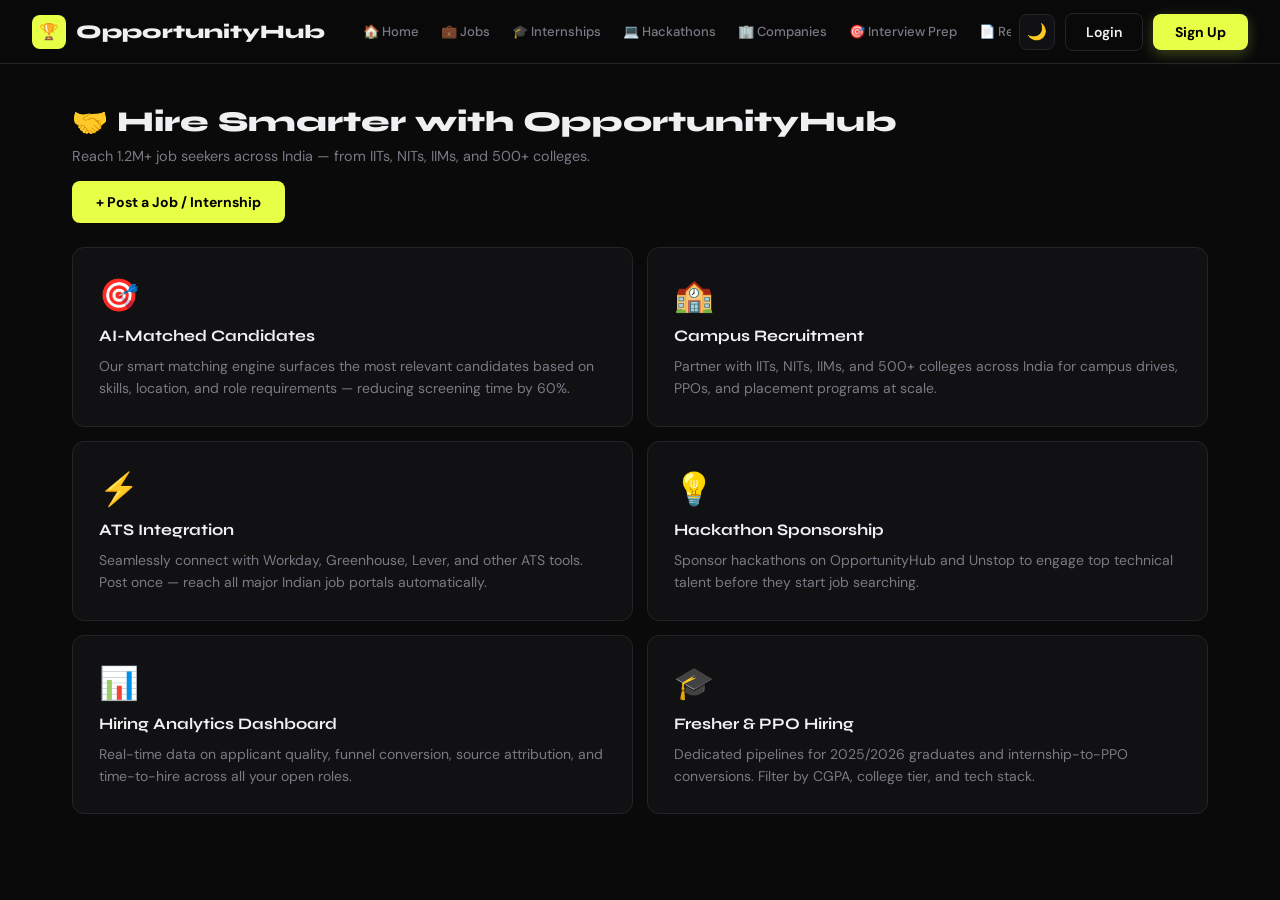
<file: employers.html>
<!DOCTYPE html>
<html lang="en">
<head>
<meta charset="UTF-8">
<meta name="viewport" content="width=device-width, initial-scale=1.0">
<title>OpportunityHub — For Employers</title>
<meta name="description" content="OpportunityHub — India's smartest career platform for Jobs, Internships, Hackathons, Resume Builder & Interview Practice.">
<link rel="preconnect" href="https://fonts.googleapis.com">
<link href="https://fonts.googleapis.com/css2?family=Syne:wght@400;500;600;700;800&family=DM+Sans:ital,wght@0,300;0,400;0,500;1,400&display=swap" rel="stylesheet">
<link rel="stylesheet" href="index.css">
<style>@keyframes pulse{0%,100%{opacity:1}50%{opacity:0.5}}</style>
</head>
<body>

<!-- ═══════════════ NAVBAR ═══════════════ -->
<nav>
  <a class="logo" href="index.html">
    <div class="logo-icon">🏆</div>
    OpportunityHub
  </a>
  <ul class="nav-links">
    <li><a id="nav-home" href="index.html">🏠 Home</a></li>
    <li><a id="nav-jobs" href="index.html?tab=job">💼 Jobs</a></li>
    <li><a id="nav-internships" href="index.html?tab=internship">🎓 Internships</a></li>
    <li><a id="nav-hackathons" href="index.html?tab=hackathon">💻 Hackathons</a></li>
    <li><a id="nav-companies" href="companies.html">🏢 Companies</a></li>
    <li><a id="nav-practice" href="practice.html">🎯 Interview Prep</a></li>
    <li><a id="nav-resume" href="resume.html">📄 Resume Builder</a></li>
    <li><a id="nav-dashboard" href="dashboard.html">📊 Dashboard</a></li>
    <li><a id="nav-monetize" href="monetize.html">💰 Earn Money</a></li>
    <li><a id="nav-employers" class="active" href="employers.html">🤝 For Employers</a></li>
  </ul>
  <div class="nav-actions">
    <button class="btn-theme" id="themeBtn" onclick="toggleTheme()" title="Toggle theme">🌙</button>
    <button class="btn-signin" id="btnSignIn" onclick="openModal('signinModal')">Login</button>
    <button class="btn-signup" id="btnSignUp" onclick="openModal('signupModal')">Sign Up</button>
  </div>
</nav>


<div id="page-employers" class="page active">
  <div class="page-header">
    <h2>🤝 Hire Smarter with OpportunityHub</h2>
    <p>Reach 1.2M+ job seekers across India — from IITs, NITs, IIMs, and 500+ colleges.</p>
    <button class="header-btn" onclick="openModal('postJobModal')">+ Post a Job / Internship</button>
  </div>
  <div class="employers-grid">
    <div class="employer-feature"><div class="feat-icon">🎯</div><h3>AI-Matched Candidates</h3><p>Our smart matching engine surfaces the most relevant candidates based on skills, location, and role requirements — reducing screening time by 60%.</p></div>
    <div class="employer-feature"><div class="feat-icon">🏫</div><h3>Campus Recruitment</h3><p>Partner with IITs, NITs, IIMs, and 500+ colleges across India for campus drives, PPOs, and placement programs at scale.</p></div>
    <div class="employer-feature"><div class="feat-icon">⚡</div><h3>ATS Integration</h3><p>Seamlessly connect with Workday, Greenhouse, Lever, and other ATS tools. Post once — reach all major Indian job portals automatically.</p></div>
    <div class="employer-feature"><div class="feat-icon">💡</div><h3>Hackathon Sponsorship</h3><p>Sponsor hackathons on OpportunityHub and Unstop to engage top technical talent before they start job searching.</p></div>
    <div class="employer-feature"><div class="feat-icon">📊</div><h3>Hiring Analytics Dashboard</h3><p>Real-time data on applicant quality, funnel conversion, source attribution, and time-to-hire across all your open roles.</p></div>
    <div class="employer-feature"><div class="feat-icon">🎓</div><h3>Fresher &amp; PPO Hiring</h3><p>Dedicated pipelines for 2025/2026 graduates and internship-to-PPO conversions. Filter by CGPA, college tier, and tech stack.</p></div>
  </div>
</div>

<!-- ═══════════════ MODALS ═══════════════ -->

<!-- Sign In Modal -->
<div class="modal-overlay" id="signinModal">
  <div class="modal">
    <button class="modal-close" onclick="closeModal('signinModal')">✕</button>
    <h2>Welcome back 👋</h2>
    <p class="modal-sub">Sign in to your OpportunityHub account</p>
    <div class="modal-field"><label>Email Address</label><input id="siEmail" type="email" placeholder="you@example.com"></div>
    <div class="modal-field"><label>Password</label><input id="siPass" type="password" placeholder="••••••••"></div>
    <div class="modal-actions">
      <button class="modal-btn-cancel" onclick="closeModal('signinModal')">Cancel</button>
      <button class="modal-btn-submit" onclick="signIn()">Sign In →</button>
    </div>
  </div>
</div>

<!-- Sign Up Modal -->
<div class="modal-overlay" id="signupModal">
  <div class="modal">
    <button class="modal-close" onclick="closeModal('signupModal')">✕</button>
    <h2>Create account 🎉</h2>
    <p class="modal-sub">Join 1.2M+ Indians discovering their next opportunity</p>
    <div class="modal-field"><label>Full Name *</label><input id="suName" type="text" placeholder="Your full name"></div>
    <div class="modal-field"><label>Email Address *</label><input id="suEmail" type="email" placeholder="you@example.com"></div>
    <div class="modal-field"><label>Phone Number</label><input id="suPhone" type="tel" placeholder="+91 98765 43210"></div>
    <div class="modal-field"><label>Password *</label><input id="suPass" type="password" placeholder="Create a strong password"></div>
    <div class="modal-field"><label>I am a</label>
      <select id="suRole">
        <option>Job Seeker</option>
        <option>Student / Intern</option>
        <option>Fresher (2025/2026 Graduate)</option>
        <option>Working Professional</option>
        <option>Employer / Recruiter</option>
      </select>
    </div>
    <div class="modal-actions">
      <button class="modal-btn-cancel" onclick="closeModal('signupModal')">Cancel</button>
      <button class="modal-btn-submit" onclick="signUp()">Create Account →</button>
    </div>
  </div>
</div>

<!-- Post Job Modal -->
<div class="modal-overlay" id="postJobModal">
  <div class="modal">
    <button class="modal-close" onclick="closeModal('postJobModal')">✕</button>
    <h2>Post a Job / Internship</h2>
    <p class="modal-sub">Reach 1.2M+ candidates across India</p>
    <div class="modal-field"><label>Job Title *</label><input type="text" placeholder="e.g. Software Engineer, Data Analyst Intern"></div>
    <div class="modal-field"><label>Company Name *</label><input type="text" placeholder="Your company name"></div>
    <div class="modal-field"><label>Location (State)</label><input type="text" placeholder="e.g. Karnataka / Remote"></div>
    <div class="modal-field"><label>Type</label>
      <select><option>Full-time Job</option><option>Internship</option><option>Part-time</option><option>Hackathon / Contest</option></select>
    </div>
    <div class="modal-field"><label>Salary / Stipend Range</label><input type="text" placeholder="e.g. ₹8–12 LPA / ₹20,000/month"></div>
    <div class="modal-field"><label>Job Description</label><textarea placeholder="Role overview, responsibilities, requirements..."></textarea></div>
    <div class="modal-actions">
      <button class="modal-btn-cancel" onclick="closeModal('postJobModal')">Cancel</button>
      <button class="modal-btn-submit" onclick="closeModal('postJobModal');showToast('✅ Job posted! It will go live after review.')">Post Job →</button>
    </div>
  </div>
</div>

<!-- Interview Question Practice Modal -->
<div class="modal-overlay" id="iqModal">
  <div class="modal" style="width:600px;">
    <button class="modal-close" onclick="closeModal('iqModal')">✕</button>
    <div class="iq-header">
      <h2 id="iqFieldLabel">Interview Practice</h2>
      <span class="iq-progress" id="iqProgress">1 / 25</span>
    </div>
    <div class="iq-question" id="iqQuestion">Loading question...</div>
    <textarea class="iq-answer" id="iqAnswer" placeholder="Type your answer here... Practice makes perfect!"></textarea>
    <div class="iq-hint" id="iqHint"></div>
    <div class="iq-nav">
      <button class="iq-btn" id="iqPrevBtn" onclick="iqPrev()" disabled>← Previous</button>
      <button class="iq-btn" onclick="toggleHint()">💡 Hint</button>
      <button class="iq-btn primary" id="iqNextBtn" onclick="iqNext()">Next →</button>
    </div>
  </div>
</div>

<!-- Toast -->
<div class="toast" id="toast">
  <span class="toast-icon">✦</span>
  <span id="toastMsg"></span>
</div>

<!-- JS Files -->
<script src="data.js"></script>
<script src="questions.js"></script>
<script src="resume.js"></script>
<script src="api.js"></script>
<script src="app.js"></script>

</body>
</html>
</file>
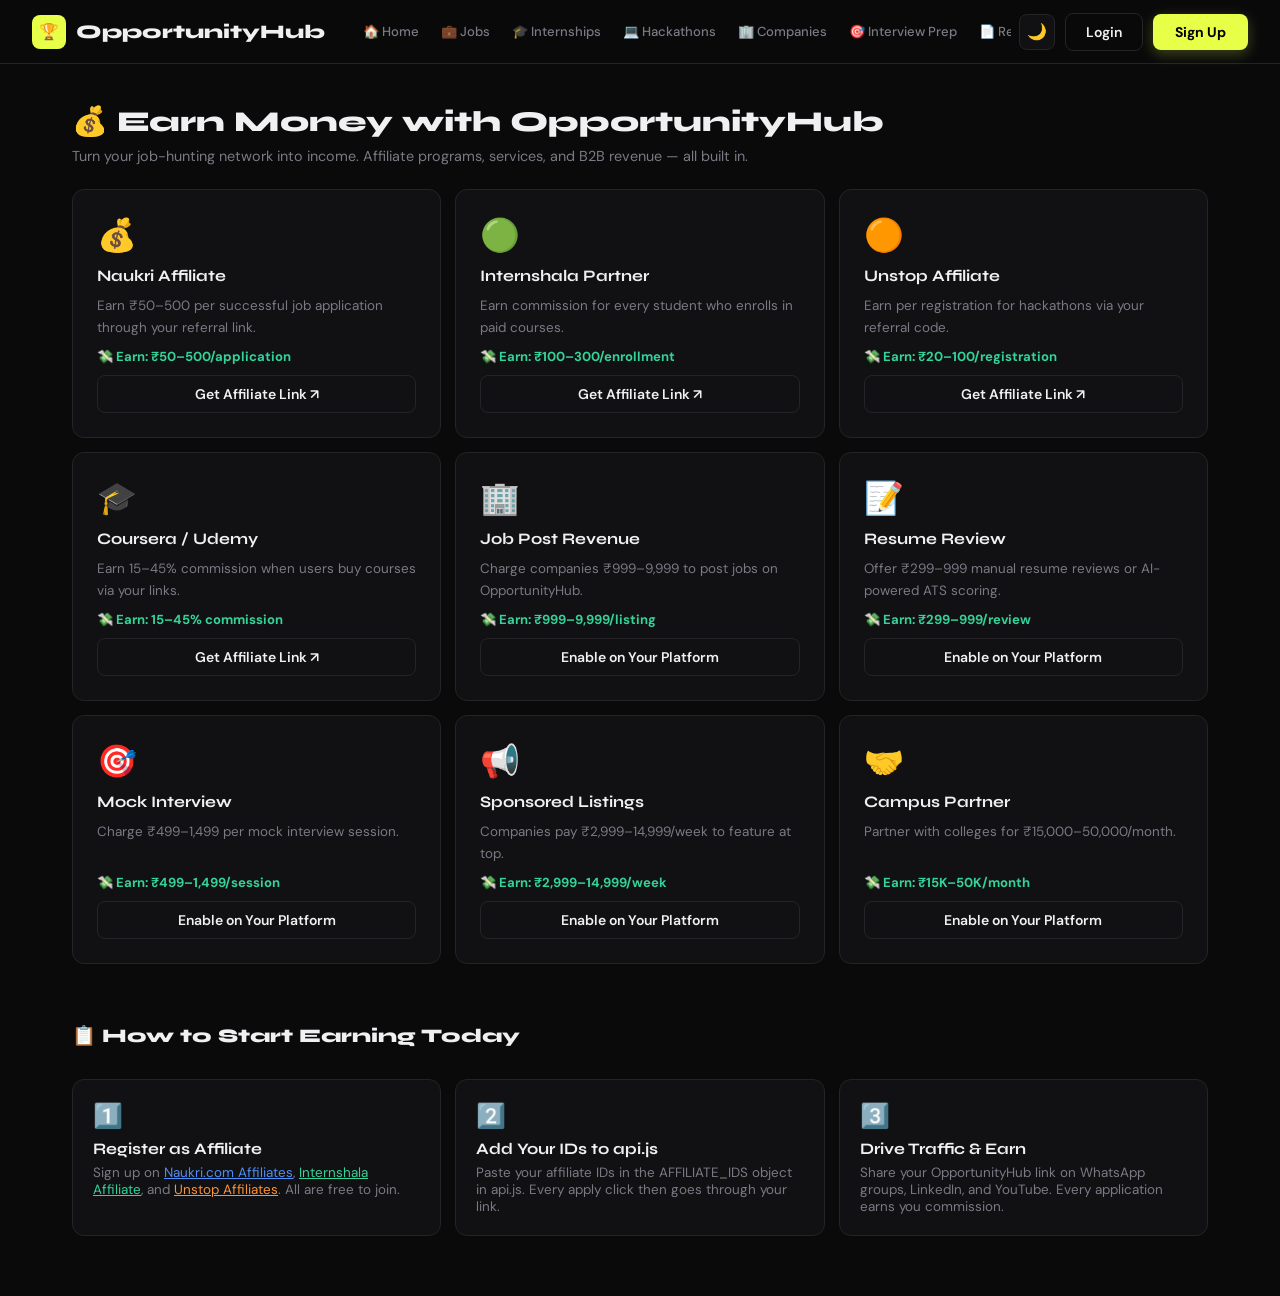
<file: monetize.html>
<!DOCTYPE html>
<html lang="en">
<head>
<meta charset="UTF-8">
<meta name="viewport" content="width=device-width, initial-scale=1.0">
<title>OpportunityHub — Earn Money</title>
<meta name="description" content="OpportunityHub — India's smartest career platform for Jobs, Internships, Hackathons, Resume Builder & Interview Practice.">
<link rel="preconnect" href="https://fonts.googleapis.com">
<link href="https://fonts.googleapis.com/css2?family=Syne:wght@400;500;600;700;800&family=DM+Sans:ital,wght@0,300;0,400;0,500;1,400&display=swap" rel="stylesheet">
<link rel="stylesheet" href="index.css">
<style>@keyframes pulse{0%,100%{opacity:1}50%{opacity:0.5}}</style>
</head>
<body>

<!-- ═══════════════ NAVBAR ═══════════════ -->
<nav>
  <a class="logo" href="index.html">
    <div class="logo-icon">🏆</div>
    OpportunityHub
  </a>
  <ul class="nav-links">
    <li><a id="nav-home" href="index.html">🏠 Home</a></li>
    <li><a id="nav-jobs" href="index.html?tab=job">💼 Jobs</a></li>
    <li><a id="nav-internships" href="index.html?tab=internship">🎓 Internships</a></li>
    <li><a id="nav-hackathons" href="index.html?tab=hackathon">💻 Hackathons</a></li>
    <li><a id="nav-companies" href="companies.html">🏢 Companies</a></li>
    <li><a id="nav-practice" href="practice.html">🎯 Interview Prep</a></li>
    <li><a id="nav-resume" href="resume.html">📄 Resume Builder</a></li>
    <li><a id="nav-dashboard" href="dashboard.html">📊 Dashboard</a></li>
    <li><a id="nav-monetize" class="active" href="monetize.html">💰 Earn Money</a></li>
    <li><a id="nav-employers" href="employers.html">🤝 For Employers</a></li>
  </ul>
  <div class="nav-actions">
    <button class="btn-theme" id="themeBtn" onclick="toggleTheme()" title="Toggle theme">🌙</button>
    <button class="btn-signin" id="btnSignIn" onclick="openModal('signinModal')">Login</button>
    <button class="btn-signup" id="btnSignUp" onclick="openModal('signupModal')">Sign Up</button>
  </div>
</nav>


<div id="page-monetize" class="page active">
  <div class="page-header">
    <h2>💰 Earn Money with OpportunityHub</h2>
    <p>Turn your job-hunting network into income. Affiliate programs, services, and B2B revenue — all built in.</p>
  </div>
  <div class="monetize-grid" id="monetizeGrid"></div>

  <div class="page-header" style="padding-top:20px;">
    <h2 style="font-size:1.2rem;">📋 How to Start Earning Today</h2>
  </div>
  <div style="max-width:1200px;margin:0 auto;padding:0 32px 60px;display:grid;grid-template-columns:repeat(3,1fr);gap:14px;">
    <div style="background:var(--surface);border:1px solid var(--border);border-radius:var(--radius);padding:20px;">
      <div style="font-size:1.5rem;margin-bottom:8px;">1️⃣</div>
      <h4 style="font-family:'Syne',sans-serif;font-weight:700;margin-bottom:6px;">Register as Affiliate</h4>
      <p style="font-size:0.84rem;color:var(--text-muted);">Sign up on <a href="https://www.naukri.com/affiliates" target="_blank" style="color:var(--blue);">Naukri.com Affiliates</a>, <a href="https://internshala.com/affiliate" target="_blank" style="color:var(--green);">Internshala Affiliate</a>, and <a href="https://unstop.com/affiliates" target="_blank" style="color:var(--orange);">Unstop Affiliates</a>. All are free to join.</p>
    </div>
    <div style="background:var(--surface);border:1px solid var(--border);border-radius:var(--radius);padding:20px;">
      <div style="font-size:1.5rem;margin-bottom:8px;">2️⃣</div>
      <h4 style="font-family:'Syne',sans-serif;font-weight:700;margin-bottom:6px;">Add Your IDs to api.js</h4>
      <p style="font-size:0.84rem;color:var(--text-muted);">Paste your affiliate IDs in the AFFILIATE_IDS object in api.js. Every apply click then goes through your link.</p>
    </div>
    <div style="background:var(--surface);border:1px solid var(--border);border-radius:var(--radius);padding:20px;">
      <div style="font-size:1.5rem;margin-bottom:8px;">3️⃣</div>
      <h4 style="font-family:'Syne',sans-serif;font-weight:700;margin-bottom:6px;">Drive Traffic &amp; Earn</h4>
      <p style="font-size:0.84rem;color:var(--text-muted);">Share your OpportunityHub link on WhatsApp groups, LinkedIn, and YouTube. Every application earns you commission.</p>
    </div>
  </div>
</div>

<!-- ═══════════════ MODALS ═══════════════ -->

<!-- Sign In Modal -->
<div class="modal-overlay" id="signinModal">
  <div class="modal">
    <button class="modal-close" onclick="closeModal('signinModal')">✕</button>
    <h2>Welcome back 👋</h2>
    <p class="modal-sub">Sign in to your OpportunityHub account</p>
    <div class="modal-field"><label>Email Address</label><input id="siEmail" type="email" placeholder="you@example.com"></div>
    <div class="modal-field"><label>Password</label><input id="siPass" type="password" placeholder="••••••••"></div>
    <div class="modal-actions">
      <button class="modal-btn-cancel" onclick="closeModal('signinModal')">Cancel</button>
      <button class="modal-btn-submit" onclick="signIn()">Sign In →</button>
    </div>
  </div>
</div>

<!-- Sign Up Modal -->
<div class="modal-overlay" id="signupModal">
  <div class="modal">
    <button class="modal-close" onclick="closeModal('signupModal')">✕</button>
    <h2>Create account 🎉</h2>
    <p class="modal-sub">Join 1.2M+ Indians discovering their next opportunity</p>
    <div class="modal-field"><label>Full Name *</label><input id="suName" type="text" placeholder="Your full name"></div>
    <div class="modal-field"><label>Email Address *</label><input id="suEmail" type="email" placeholder="you@example.com"></div>
    <div class="modal-field"><label>Phone Number</label><input id="suPhone" type="tel" placeholder="+91 98765 43210"></div>
    <div class="modal-field"><label>Password *</label><input id="suPass" type="password" placeholder="Create a strong password"></div>
    <div class="modal-field"><label>I am a</label>
      <select id="suRole">
        <option>Job Seeker</option>
        <option>Student / Intern</option>
        <option>Fresher (2025/2026 Graduate)</option>
        <option>Working Professional</option>
        <option>Employer / Recruiter</option>
      </select>
    </div>
    <div class="modal-actions">
      <button class="modal-btn-cancel" onclick="closeModal('signupModal')">Cancel</button>
      <button class="modal-btn-submit" onclick="signUp()">Create Account →</button>
    </div>
  </div>
</div>

<!-- Post Job Modal -->
<div class="modal-overlay" id="postJobModal">
  <div class="modal">
    <button class="modal-close" onclick="closeModal('postJobModal')">✕</button>
    <h2>Post a Job / Internship</h2>
    <p class="modal-sub">Reach 1.2M+ candidates across India</p>
    <div class="modal-field"><label>Job Title *</label><input type="text" placeholder="e.g. Software Engineer, Data Analyst Intern"></div>
    <div class="modal-field"><label>Company Name *</label><input type="text" placeholder="Your company name"></div>
    <div class="modal-field"><label>Location (State)</label><input type="text" placeholder="e.g. Karnataka / Remote"></div>
    <div class="modal-field"><label>Type</label>
      <select><option>Full-time Job</option><option>Internship</option><option>Part-time</option><option>Hackathon / Contest</option></select>
    </div>
    <div class="modal-field"><label>Salary / Stipend Range</label><input type="text" placeholder="e.g. ₹8–12 LPA / ₹20,000/month"></div>
    <div class="modal-field"><label>Job Description</label><textarea placeholder="Role overview, responsibilities, requirements..."></textarea></div>
    <div class="modal-actions">
      <button class="modal-btn-cancel" onclick="closeModal('postJobModal')">Cancel</button>
      <button class="modal-btn-submit" onclick="closeModal('postJobModal');showToast('✅ Job posted! It will go live after review.')">Post Job →</button>
    </div>
  </div>
</div>

<!-- Interview Question Practice Modal -->
<div class="modal-overlay" id="iqModal">
  <div class="modal" style="width:600px;">
    <button class="modal-close" onclick="closeModal('iqModal')">✕</button>
    <div class="iq-header">
      <h2 id="iqFieldLabel">Interview Practice</h2>
      <span class="iq-progress" id="iqProgress">1 / 25</span>
    </div>
    <div class="iq-question" id="iqQuestion">Loading question...</div>
    <textarea class="iq-answer" id="iqAnswer" placeholder="Type your answer here... Practice makes perfect!"></textarea>
    <div class="iq-hint" id="iqHint"></div>
    <div class="iq-nav">
      <button class="iq-btn" id="iqPrevBtn" onclick="iqPrev()" disabled>← Previous</button>
      <button class="iq-btn" onclick="toggleHint()">💡 Hint</button>
      <button class="iq-btn primary" id="iqNextBtn" onclick="iqNext()">Next →</button>
    </div>
  </div>
</div>

<!-- Toast -->
<div class="toast" id="toast">
  <span class="toast-icon">✦</span>
  <span id="toastMsg"></span>
</div>

<!-- JS Files -->
<script src="data.js"></script>
<script src="questions.js"></script>
<script src="resume.js"></script>
<script src="api.js"></script>
<script src="app.js"></script>

</body>
</html>
</file>
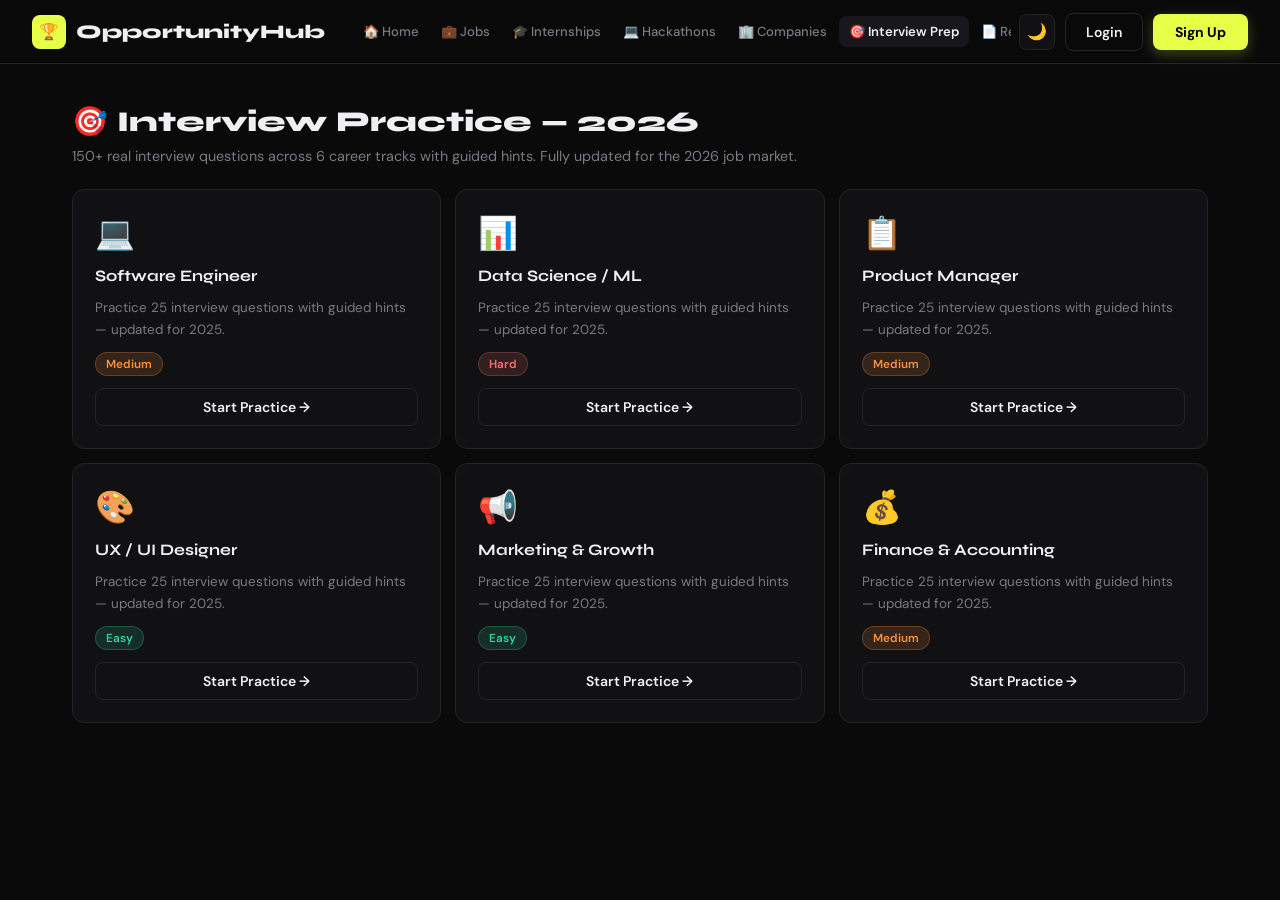
<file: practice.html>
<!DOCTYPE html>
<html lang="en">
<head>
<meta charset="UTF-8">
<meta name="viewport" content="width=device-width, initial-scale=1.0">
<title>OpportunityHub — Interview Practice</title>
<meta name="description" content="OpportunityHub — India's smartest career platform for Jobs, Internships, Hackathons, Resume Builder & Interview Practice.">
<link rel="preconnect" href="https://fonts.googleapis.com">
<link href="https://fonts.googleapis.com/css2?family=Syne:wght@400;500;600;700;800&family=DM+Sans:ital,wght@0,300;0,400;0,500;1,400&display=swap" rel="stylesheet">
<link rel="stylesheet" href="index.css">
<style>@keyframes pulse{0%,100%{opacity:1}50%{opacity:0.5}}</style>
</head>
<body>

<!-- ═══════════════ NAVBAR ═══════════════ -->
<nav>
  <a class="logo" href="index.html">
    <div class="logo-icon">🏆</div>
    OpportunityHub
  </a>
  <ul class="nav-links">
    <li><a id="nav-home" href="index.html">🏠 Home</a></li>
    <li><a id="nav-jobs" href="index.html?tab=job">💼 Jobs</a></li>
    <li><a id="nav-internships" href="index.html?tab=internship">🎓 Internships</a></li>
    <li><a id="nav-hackathons" href="index.html?tab=hackathon">💻 Hackathons</a></li>
    <li><a id="nav-companies" href="companies.html">🏢 Companies</a></li>
    <li><a id="nav-practice" class="active" href="practice.html">🎯 Interview Prep</a></li>
    <li><a id="nav-resume" href="resume.html">📄 Resume Builder</a></li>
    <li><a id="nav-dashboard" href="dashboard.html">📊 Dashboard</a></li>
    <li><a id="nav-monetize" href="monetize.html">💰 Earn Money</a></li>
    <li><a id="nav-employers" href="employers.html">🤝 For Employers</a></li>
  </ul>
  <div class="nav-actions">
    <button class="btn-theme" id="themeBtn" onclick="toggleTheme()" title="Toggle theme">🌙</button>
    <button class="btn-signin" id="btnSignIn" onclick="openModal('signinModal')">Login</button>
    <button class="btn-signup" id="btnSignUp" onclick="openModal('signupModal')">Sign Up</button>
  </div>
</nav>


<div id="page-practice" class="page active">
  <div class="page-header">
    <h2>🎯 Interview Practice — 2026</h2>
    <p>150+ real interview questions across 6 career tracks with guided hints. Fully updated for the 2026 job market.</p>
  </div>
  <div class="practice-grid" id="practiceGrid"></div>
</div>

<!-- ═══════════════ MODALS ═══════════════ -->

<!-- Sign In Modal -->
<div class="modal-overlay" id="signinModal">
  <div class="modal">
    <button class="modal-close" onclick="closeModal('signinModal')">✕</button>
    <h2>Welcome back 👋</h2>
    <p class="modal-sub">Sign in to your OpportunityHub account</p>
    <div class="modal-field"><label>Email Address</label><input id="siEmail" type="email" placeholder="you@example.com"></div>
    <div class="modal-field"><label>Password</label><input id="siPass" type="password" placeholder="••••••••"></div>
    <div class="modal-actions">
      <button class="modal-btn-cancel" onclick="closeModal('signinModal')">Cancel</button>
      <button class="modal-btn-submit" onclick="signIn()">Sign In →</button>
    </div>
  </div>
</div>

<!-- Sign Up Modal -->
<div class="modal-overlay" id="signupModal">
  <div class="modal">
    <button class="modal-close" onclick="closeModal('signupModal')">✕</button>
    <h2>Create account 🎉</h2>
    <p class="modal-sub">Join 1.2M+ Indians discovering their next opportunity</p>
    <div class="modal-field"><label>Full Name *</label><input id="suName" type="text" placeholder="Your full name"></div>
    <div class="modal-field"><label>Email Address *</label><input id="suEmail" type="email" placeholder="you@example.com"></div>
    <div class="modal-field"><label>Phone Number</label><input id="suPhone" type="tel" placeholder="+91 98765 43210"></div>
    <div class="modal-field"><label>Password *</label><input id="suPass" type="password" placeholder="Create a strong password"></div>
    <div class="modal-field"><label>I am a</label>
      <select id="suRole">
        <option>Job Seeker</option>
        <option>Student / Intern</option>
        <option>Fresher (2025/2026 Graduate)</option>
        <option>Working Professional</option>
        <option>Employer / Recruiter</option>
      </select>
    </div>
    <div class="modal-actions">
      <button class="modal-btn-cancel" onclick="closeModal('signupModal')">Cancel</button>
      <button class="modal-btn-submit" onclick="signUp()">Create Account →</button>
    </div>
  </div>
</div>

<!-- Post Job Modal -->
<div class="modal-overlay" id="postJobModal">
  <div class="modal">
    <button class="modal-close" onclick="closeModal('postJobModal')">✕</button>
    <h2>Post a Job / Internship</h2>
    <p class="modal-sub">Reach 1.2M+ candidates across India</p>
    <div class="modal-field"><label>Job Title *</label><input type="text" placeholder="e.g. Software Engineer, Data Analyst Intern"></div>
    <div class="modal-field"><label>Company Name *</label><input type="text" placeholder="Your company name"></div>
    <div class="modal-field"><label>Location (State)</label><input type="text" placeholder="e.g. Karnataka / Remote"></div>
    <div class="modal-field"><label>Type</label>
      <select><option>Full-time Job</option><option>Internship</option><option>Part-time</option><option>Hackathon / Contest</option></select>
    </div>
    <div class="modal-field"><label>Salary / Stipend Range</label><input type="text" placeholder="e.g. ₹8–12 LPA / ₹20,000/month"></div>
    <div class="modal-field"><label>Job Description</label><textarea placeholder="Role overview, responsibilities, requirements..."></textarea></div>
    <div class="modal-actions">
      <button class="modal-btn-cancel" onclick="closeModal('postJobModal')">Cancel</button>
      <button class="modal-btn-submit" onclick="closeModal('postJobModal');showToast('✅ Job posted! It will go live after review.')">Post Job →</button>
    </div>
  </div>
</div>

<!-- Interview Question Practice Modal -->
<div class="modal-overlay" id="iqModal">
  <div class="modal" style="width:600px;">
    <button class="modal-close" onclick="closeModal('iqModal')">✕</button>
    <div class="iq-header">
      <h2 id="iqFieldLabel">Interview Practice</h2>
      <span class="iq-progress" id="iqProgress">1 / 25</span>
    </div>
    <div class="iq-question" id="iqQuestion">Loading question...</div>
    <textarea class="iq-answer" id="iqAnswer" placeholder="Type your answer here... Practice makes perfect!"></textarea>
    <div class="iq-hint" id="iqHint"></div>
    <div class="iq-nav">
      <button class="iq-btn" id="iqPrevBtn" onclick="iqPrev()" disabled>← Previous</button>
      <button class="iq-btn" onclick="toggleHint()">💡 Hint</button>
      <button class="iq-btn primary" id="iqNextBtn" onclick="iqNext()">Next →</button>
    </div>
  </div>
</div>

<!-- Toast -->
<div class="toast" id="toast">
  <span class="toast-icon">✦</span>
  <span id="toastMsg"></span>
</div>

<!-- JS Files -->
<script src="data.js"></script>
<script src="questions.js"></script>
<script src="resume.js"></script>
<script src="api.js"></script>
<script src="app.js"></script>

</body>
</html>
</file>
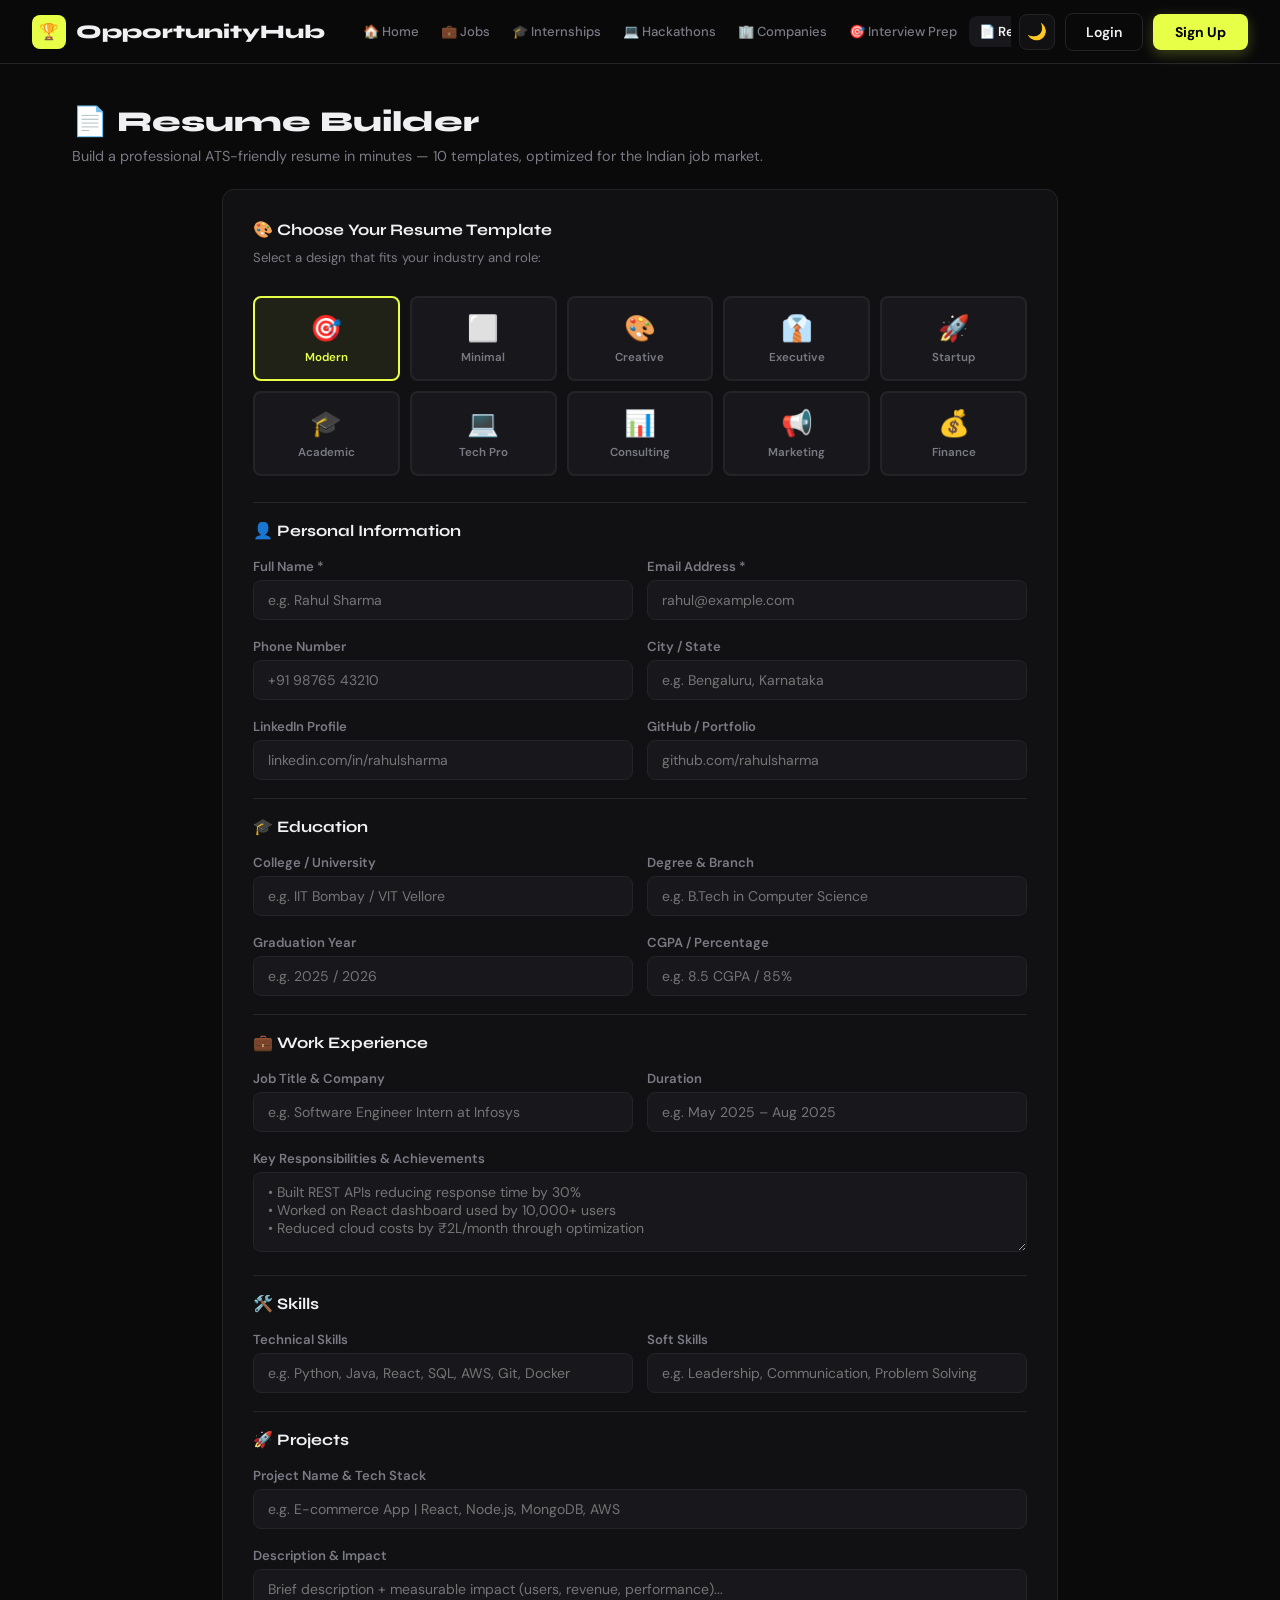
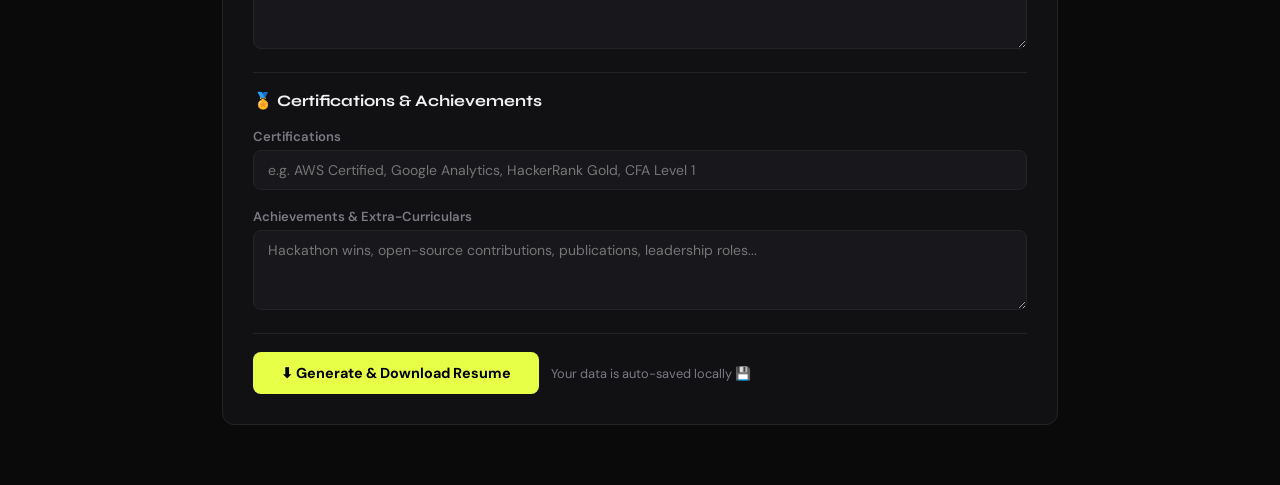
<file: resume.html>
<!DOCTYPE html>
<html lang="en">
<head>
<meta charset="UTF-8">
<meta name="viewport" content="width=device-width, initial-scale=1.0">
<title>OpportunityHub — ATS Resume Builder</title>
<meta name="description" content="OpportunityHub — India's smartest career platform for Jobs, Internships, Hackathons, Resume Builder & Interview Practice.">
<link rel="preconnect" href="https://fonts.googleapis.com">
<link href="https://fonts.googleapis.com/css2?family=Syne:wght@400;500;600;700;800&family=DM+Sans:ital,wght@0,300;0,400;0,500;1,400&display=swap" rel="stylesheet">
<link rel="stylesheet" href="index.css">
<style>@keyframes pulse{0%,100%{opacity:1}50%{opacity:0.5}}</style>
</head>
<body>

<!-- ═══════════════ NAVBAR ═══════════════ -->
<nav>
  <a class="logo" href="index.html">
    <div class="logo-icon">🏆</div>
    OpportunityHub
  </a>
  <ul class="nav-links">
    <li><a id="nav-home" href="index.html">🏠 Home</a></li>
    <li><a id="nav-jobs" href="index.html?tab=job">💼 Jobs</a></li>
    <li><a id="nav-internships" href="index.html?tab=internship">🎓 Internships</a></li>
    <li><a id="nav-hackathons" href="index.html?tab=hackathon">💻 Hackathons</a></li>
    <li><a id="nav-companies" href="companies.html">🏢 Companies</a></li>
    <li><a id="nav-practice" href="practice.html">🎯 Interview Prep</a></li>
    <li><a id="nav-resume" class="active" href="resume.html">📄 Resume Builder</a></li>
    <li><a id="nav-dashboard" href="dashboard.html">📊 Dashboard</a></li>
    <li><a id="nav-monetize" href="monetize.html">💰 Earn Money</a></li>
    <li><a id="nav-employers" href="employers.html">🤝 For Employers</a></li>
  </ul>
  <div class="nav-actions">
    <button class="btn-theme" id="themeBtn" onclick="toggleTheme()" title="Toggle theme">🌙</button>
    <button class="btn-signin" id="btnSignIn" onclick="openModal('signinModal')">Login</button>
    <button class="btn-signup" id="btnSignUp" onclick="openModal('signupModal')">Sign Up</button>
  </div>
</nav>


<div id="page-resume" class="page active">
  <div class="page-header">
    <h2>📄 Resume Builder</h2>
    <p>Build a professional ATS-friendly resume in minutes — 10 templates, optimized for the Indian job market.</p>
  </div>
  <div class="resume-section">
    <div class="resume-builder">
      <h3>🎨 Choose Your Resume Template</h3>
      <p style="font-size:0.82rem;color:var(--text-muted);margin-top:-8px;margin-bottom:4px;">Select a design that fits your industry and role:</p>
      <div class="template-grid" id="templateGrid"></div>

      <hr class="section-divider">
      <h3>👤 Personal Information</h3>
      <div class="resume-row">
        <div class="resume-field"><label>Full Name *</label><input id="res_fullName" type="text" placeholder="e.g. Rahul Sharma"></div>
        <div class="resume-field"><label>Email Address *</label><input id="res_email" type="email" placeholder="rahul@example.com"></div>
      </div>
      <div class="resume-row">
        <div class="resume-field"><label>Phone Number</label><input id="res_phone" type="tel" placeholder="+91 98765 43210"></div>
        <div class="resume-field"><label>City / State</label><input id="res_city" type="text" placeholder="e.g. Bengaluru, Karnataka"></div>
      </div>
      <div class="resume-row">
        <div class="resume-field"><label>LinkedIn Profile</label><input id="res_linkedin" type="text" placeholder="linkedin.com/in/rahulsharma"></div>
        <div class="resume-field"><label>GitHub / Portfolio</label><input id="res_github" type="text" placeholder="github.com/rahulsharma"></div>
      </div>

      <hr class="section-divider">
      <h3>🎓 Education</h3>
      <div class="resume-row">
        <div class="resume-field"><label>College / University</label><input id="res_college" type="text" placeholder="e.g. IIT Bombay / VIT Vellore"></div>
        <div class="resume-field"><label>Degree &amp; Branch</label><input id="res_degree" type="text" placeholder="e.g. B.Tech in Computer Science"></div>
      </div>
      <div class="resume-row">
        <div class="resume-field"><label>Graduation Year</label><input id="res_gradYear" type="text" placeholder="e.g. 2025 / 2026"></div>
        <div class="resume-field"><label>CGPA / Percentage</label><input id="res_cgpa" type="text" placeholder="e.g. 8.5 CGPA / 85%"></div>
      </div>

      <hr class="section-divider">
      <h3>💼 Work Experience</h3>
      <div class="resume-row">
        <div class="resume-field"><label>Job Title &amp; Company</label><input id="res_jobTitle" type="text" placeholder="e.g. Software Engineer Intern at Infosys"></div>
        <div class="resume-field"><label>Duration</label><input id="res_duration" type="text" placeholder="e.g. May 2025 – Aug 2025"></div>
      </div>
      <div class="resume-field"><label>Key Responsibilities &amp; Achievements</label>
        <textarea id="res_responsibilities" placeholder="• Built REST APIs reducing response time by 30%&#10;• Worked on React dashboard used by 10,000+ users&#10;• Reduced cloud costs by ₹2L/month through optimization"></textarea>
      </div>

      <hr class="section-divider">
      <h3>🛠️ Skills</h3>
      <div class="resume-row">
        <div class="resume-field"><label>Technical Skills</label><input id="res_techSkills" type="text" placeholder="e.g. Python, Java, React, SQL, AWS, Git, Docker"></div>
        <div class="resume-field"><label>Soft Skills</label><input id="res_softSkills" type="text" placeholder="e.g. Leadership, Communication, Problem Solving"></div>
      </div>

      <hr class="section-divider">
      <h3>🚀 Projects</h3>
      <div class="resume-field"><label>Project Name &amp; Tech Stack</label>
        <input id="res_projectName" type="text" placeholder="e.g. E-commerce App | React, Node.js, MongoDB, AWS">
      </div>
      <div class="resume-field"><label>Description &amp; Impact</label>
        <textarea id="res_projectDesc" placeholder="Brief description + measurable impact (users, revenue, performance)..."></textarea>
      </div>

      <hr class="section-divider">
      <h3>🏅 Certifications &amp; Achievements</h3>
      <div class="resume-field"><label>Certifications</label>
        <input id="res_certifications" type="text" placeholder="e.g. AWS Certified, Google Analytics, HackerRank Gold, CFA Level 1">
      </div>
      <div class="resume-field"><label>Achievements &amp; Extra-Curriculars</label>
        <textarea id="res_achievements" placeholder="Hackathon wins, open-source contributions, publications, leadership roles..."></textarea>
      </div>

      <hr class="section-divider">
      <div style="display:flex;gap:12px;align-items:center;flex-wrap:wrap;">
        <button class="resume-generate-btn" onclick="generateResume()">⬇ Generate &amp; Download Resume</button>
        <span style="font-size:0.8rem;color:var(--text-muted);">Your data is auto-saved locally 💾</span>
      </div>
    </div>
  </div>
</div>

<!-- ═══════════════ MODALS ═══════════════ -->

<!-- Sign In Modal -->
<div class="modal-overlay" id="signinModal">
  <div class="modal">
    <button class="modal-close" onclick="closeModal('signinModal')">✕</button>
    <h2>Welcome back 👋</h2>
    <p class="modal-sub">Sign in to your OpportunityHub account</p>
    <div class="modal-field"><label>Email Address</label><input id="siEmail" type="email" placeholder="you@example.com"></div>
    <div class="modal-field"><label>Password</label><input id="siPass" type="password" placeholder="••••••••"></div>
    <div class="modal-actions">
      <button class="modal-btn-cancel" onclick="closeModal('signinModal')">Cancel</button>
      <button class="modal-btn-submit" onclick="signIn()">Sign In →</button>
    </div>
  </div>
</div>

<!-- Sign Up Modal -->
<div class="modal-overlay" id="signupModal">
  <div class="modal">
    <button class="modal-close" onclick="closeModal('signupModal')">✕</button>
    <h2>Create account 🎉</h2>
    <p class="modal-sub">Join 1.2M+ Indians discovering their next opportunity</p>
    <div class="modal-field"><label>Full Name *</label><input id="suName" type="text" placeholder="Your full name"></div>
    <div class="modal-field"><label>Email Address *</label><input id="suEmail" type="email" placeholder="you@example.com"></div>
    <div class="modal-field"><label>Phone Number</label><input id="suPhone" type="tel" placeholder="+91 98765 43210"></div>
    <div class="modal-field"><label>Password *</label><input id="suPass" type="password" placeholder="Create a strong password"></div>
    <div class="modal-field"><label>I am a</label>
      <select id="suRole">
        <option>Job Seeker</option>
        <option>Student / Intern</option>
        <option>Fresher (2025/2026 Graduate)</option>
        <option>Working Professional</option>
        <option>Employer / Recruiter</option>
      </select>
    </div>
    <div class="modal-actions">
      <button class="modal-btn-cancel" onclick="closeModal('signupModal')">Cancel</button>
      <button class="modal-btn-submit" onclick="signUp()">Create Account →</button>
    </div>
  </div>
</div>

<!-- Post Job Modal -->
<div class="modal-overlay" id="postJobModal">
  <div class="modal">
    <button class="modal-close" onclick="closeModal('postJobModal')">✕</button>
    <h2>Post a Job / Internship</h2>
    <p class="modal-sub">Reach 1.2M+ candidates across India</p>
    <div class="modal-field"><label>Job Title *</label><input type="text" placeholder="e.g. Software Engineer, Data Analyst Intern"></div>
    <div class="modal-field"><label>Company Name *</label><input type="text" placeholder="Your company name"></div>
    <div class="modal-field"><label>Location (State)</label><input type="text" placeholder="e.g. Karnataka / Remote"></div>
    <div class="modal-field"><label>Type</label>
      <select><option>Full-time Job</option><option>Internship</option><option>Part-time</option><option>Hackathon / Contest</option></select>
    </div>
    <div class="modal-field"><label>Salary / Stipend Range</label><input type="text" placeholder="e.g. ₹8–12 LPA / ₹20,000/month"></div>
    <div class="modal-field"><label>Job Description</label><textarea placeholder="Role overview, responsibilities, requirements..."></textarea></div>
    <div class="modal-actions">
      <button class="modal-btn-cancel" onclick="closeModal('postJobModal')">Cancel</button>
      <button class="modal-btn-submit" onclick="closeModal('postJobModal');showToast('✅ Job posted! It will go live after review.')">Post Job →</button>
    </div>
  </div>
</div>

<!-- Interview Question Practice Modal -->
<div class="modal-overlay" id="iqModal">
  <div class="modal" style="width:600px;">
    <button class="modal-close" onclick="closeModal('iqModal')">✕</button>
    <div class="iq-header">
      <h2 id="iqFieldLabel">Interview Practice</h2>
      <span class="iq-progress" id="iqProgress">1 / 25</span>
    </div>
    <div class="iq-question" id="iqQuestion">Loading question...</div>
    <textarea class="iq-answer" id="iqAnswer" placeholder="Type your answer here... Practice makes perfect!"></textarea>
    <div class="iq-hint" id="iqHint"></div>
    <div class="iq-nav">
      <button class="iq-btn" id="iqPrevBtn" onclick="iqPrev()" disabled>← Previous</button>
      <button class="iq-btn" onclick="toggleHint()">💡 Hint</button>
      <button class="iq-btn primary" id="iqNextBtn" onclick="iqNext()">Next →</button>
    </div>
  </div>
</div>

<!-- Toast -->
<div class="toast" id="toast">
  <span class="toast-icon">✦</span>
  <span id="toastMsg"></span>
</div>

<!-- JS Files -->
<script src="data.js"></script>
<script src="questions.js"></script>
<script src="resume.js"></script>
<script src="api.js"></script>
<script src="app.js"></script>

</body>
</html>
</file>
<file: index.css>
/* ═══════════════════════════════════════════════════
   OpportunityHub — index.css  (v2.0 — Full Upgrade)
   ═══════════════════════════════════════════════════ */

:root {
  --bg:#0a0a0b; --surface:#111113; --surface2:#18181c;
  --border:#242428; --border-hover:#3a3a42; --text:#f0f0f2;
  --text-muted:#7a7a85; --text-dim:#4a4a55; --accent:#e8ff47; --accent-text:var(--text);
  --blue:#4f8ef7; --purple:#a78bfa; --green:#34d399; --orange:#fb923c;
  --red:#f87171; --pink:#f472b6;
  --tag-bg:#1e1e24; --card-hover:#141418; --radius:12px; --radius-sm:8px;
}
*{margin:0;padding:0;box-sizing:border-box;}
body{font-family:'DM Sans',sans-serif;background:var(--bg);color:var(--text);min-height:100vh;-webkit-font-smoothing:antialiased;}

/* ── NAV ── */
nav{position:sticky;top:0;z-index:100;background:rgba(10,10,11,0.92);backdrop-filter:blur(20px);border-bottom:1px solid var(--border);padding:0 32px;display:flex;align-items:center;height:64px;}
.logo{display:flex;align-items:center;gap:10px;font-family:'Syne',sans-serif;font-weight:800;font-size:1.2rem;color:var(--text);text-decoration:none;flex-shrink:0;margin-right:28px;cursor:pointer;}
.logo-icon{width:34px;height:34px;background:var(--accent);border-radius:8px;display:flex;align-items:center;justify-content:center;color:#000;font-size:1rem;}
.nav-links{display:flex;align-items:center;gap:2px;list-style:none;flex:1;overflow-x:auto;}
.nav-links a{display:flex;align-items:center;gap:5px;padding:7px 10px;border-radius:var(--radius-sm);color:var(--text-muted);text-decoration:none;font-size:0.82rem;font-weight:500;transition:all 0.15s;white-space:nowrap;cursor:pointer;}
.nav-links a:hover{color:var(--text);background:var(--surface2);}
.nav-links a.active{color:var(--text);background:var(--surface2);font-weight:600;}
.nav-actions{display:flex;align-items:center;gap:10px;flex-shrink:0;margin-left:8px;}
.btn-theme{width:36px;height:36px;border-radius:var(--radius-sm);border:1px solid var(--border);background:var(--surface);color:var(--text-muted);cursor:pointer;display:flex;align-items:center;justify-content:center;font-size:1rem;transition:all 0.15s;}
.btn-theme:hover{border-color:var(--border-hover);color:var(--text);}
.btn-signin{padding:9px 20px;border-radius:var(--radius-sm);border:1px solid var(--border);background:transparent;color:var(--text);font-family:'DM Sans',sans-serif;font-size:0.875rem;font-weight:600;cursor:pointer;transition:all 0.18s;outline:none;}
.btn-signin:hover{border-color:var(--border-hover);background:var(--surface2);}
.btn-signup{padding:9px 22px;border-radius:var(--radius-sm);border:none;background:var(--accent);color:#000;font-family:'DM Sans',sans-serif;font-size:0.875rem;font-weight:700;cursor:pointer;transition:all 0.18s;box-shadow: 0 4px 14px rgba(232,255,71,0.25);}
.btn-signup:hover{background:#d4eb30;transform:translateY(-1px);box-shadow: 0 6px 20px rgba(232,255,71,0.35);}
.btn-signup:active{transform:translateY(0);}

/* ── PAGES ── */
.page{display:none;}
.page.active{display:block;}

/* ── HERO ── */
.hero{padding:48px 32px 32px;max-width:1200px;margin:0 auto;}
.hero h1{font-family:'Syne',sans-serif;font-size:2.3rem;font-weight:800;line-height:1.15;margin-bottom:10px;letter-spacing:-0.02em;}
.hero p{color:var(--text-muted);font-size:1rem;margin-bottom:26px;}
.search-row{display:flex;gap:10px;flex-wrap:wrap;}
.search-box{flex:1;min-width:200px;position:relative;}
.search-box input{width:100%;padding:11px 16px 11px 40px;border-radius:var(--radius-sm);border:1px solid var(--border);background:var(--surface);color:var(--text);font-family:'DM Sans',sans-serif;font-size:0.9rem;outline:none;transition:border-color 0.15s;}
.search-box input:focus{border-color:var(--border-hover);}
.search-box input::placeholder{color:var(--text-dim);}
.search-icon{position:absolute;left:13px;top:50%;transform:translateY(-50%);color:var(--text-dim);pointer-events:none;font-size:0.9rem;}
.filter-btn{display:flex;align-items:center;gap:6px;padding:11px 14px;border-radius:var(--radius-sm);border:1px solid var(--border);background:var(--surface);color:var(--text-muted);font-family:'DM Sans',sans-serif;font-size:0.85rem;font-weight:500;cursor:pointer;transition:all 0.15s;white-space:nowrap;}
.filter-btn:hover{border-color:var(--border-hover);color:var(--text);}

/* ── FILTER ROW ── */
.filter-row{max-width:1200px;margin:0 auto;padding:16px 32px;display:flex;align-items:center;justify-content:space-between;gap:12px;flex-wrap:wrap;}
.tabs{display:flex;gap:6px;}
.tab{display:flex;align-items:center;gap:6px;padding:7px 14px;border-radius:var(--radius-sm);border:1px solid transparent;background:transparent;color:var(--text-muted);font-family:'DM Sans',sans-serif;font-size:0.875rem;font-weight:500;cursor:pointer;transition:all 0.15s;}
.tab:hover{background:var(--surface2);color:var(--text);}
.tab.active{background:var(--surface2);border-color:var(--border);color:var(--text);}
.view-toggle{display:flex;gap:6px;}
.view-btn{display:flex;align-items:center;gap:6px;padding:7px 14px;border-radius:var(--radius-sm);border:1px solid var(--border);background:var(--surface2);color:var(--text-muted);font-family:'DM Sans',sans-serif;font-size:0.875rem;font-weight:500;cursor:pointer;transition:all 0.15s;}
.view-btn:hover{color:var(--text);}
.view-btn.active{border-color:var(--accent);color:var(--accent);}

/* ── RESULTS ── */
.results-count{max-width:1200px;margin:0 auto;padding:0 32px 12px;font-size:0.82rem;color:var(--text-dim);}

/* ── MAIN GRID ── */
.main{max-width:1200px;margin:0 auto;padding:0 32px 60px;}
.cards-grid{display:grid;grid-template-columns:repeat(3,1fr);gap:14px;}

/* ── CARD ── */
.card{background:var(--surface);border:1px solid var(--border);border-radius:var(--radius);padding:20px;display:flex;flex-direction:column;gap:12px;cursor:pointer;transition:all 0.18s;position:relative;overflow:hidden;animation:fadeUp 0.3s ease both;}
.card::before{content:'';position:absolute;top:0;left:0;right:0;height:2px;background:transparent;transition:background 0.18s;}
.card:hover{border-color:var(--border-hover);background:var(--card-hover);transform:translateY(-2px);box-shadow:0 8px 28px rgba(0,0,0,0.4);}
.card:hover::before{background:var(--accent);}
@keyframes fadeUp{from{opacity:0;transform:translateY(14px)}to{opacity:1;transform:translateY(0)}}
.card-header{display:flex;justify-content:space-between;align-items:flex-start;gap:8px;}
.card-title{font-family:'Syne',sans-serif;font-size:0.98rem;font-weight:700;color:var(--text);margin-bottom:4px;line-height:1.3;}
.card-company{display:flex;align-items:center;gap:5px;color:var(--text-muted);font-size:0.8rem;}
.card-meta{display:flex;align-items:center;gap:12px;font-size:0.78rem;color:var(--text-muted);flex-wrap:wrap;}
.salary-tag{font-size:0.78rem;color:var(--green);font-weight:600;}
.card-desc{font-size:0.84rem;color:var(--text-muted);line-height:1.6;flex:1;}

/* ── SOURCE BADGE ── */
.source-row{display:flex;align-items:center;gap:8px;flex-wrap:wrap;}
.source-badge{display:inline-flex;align-items:center;gap:5px;padding:4px 10px;border-radius:20px;font-size:0.72rem;font-weight:700;border:1px solid;letter-spacing:0.01em;cursor:default;}

/* ── BADGES ── */
.badge{display:flex;align-items:center;gap:4px;padding:4px 9px;border-radius:20px;font-size:0.72rem;font-weight:600;white-space:nowrap;flex-shrink:0;}
.badge-job{background:rgba(79,142,247,0.15);color:var(--blue);border:1px solid rgba(79,142,247,0.25);}
.badge-internship{background:rgba(167,139,250,0.15);color:var(--purple);border:1px solid rgba(167,139,250,0.25);}
.badge-hackathon{background:rgba(232,255,71,0.1);color:var(--accent);border:1px solid rgba(232,255,71,0.2);}

/* ── TAGS ── */
.tags{display:flex;flex-wrap:wrap;gap:6px;}
.tag{padding:3px 9px;border-radius:6px;background:var(--tag-bg);color:var(--text-muted);font-size:0.75rem;font-weight:500;border:1px solid var(--border);transition:all 0.15s;}
.tag:hover{border-color:var(--border-hover);color:var(--text);}

/* ── APPLY BUTTON ── */
.apply-btn{width:100%;padding:10px;border-radius:var(--radius-sm);border:1px solid var(--border);background:transparent;color:var(--text);font-family:'DM Sans',sans-serif;font-size:0.875rem;font-weight:600;cursor:pointer;transition:all 0.18s;display:flex;align-items:center;justify-content:center;gap:7px;}
.apply-btn:hover{background:var(--accent);border-color:var(--accent);color:#000;}
.apply-btn.naukri{border-color:rgba(75,31,167,0.5);color:#a78bfa;}
.apply-btn.naukri:hover{background:#4b1fa7;border-color:#4b1fa7;color:#fff;}
.apply-btn.internshala{border-color:rgba(0,166,83,0.5);color:#34d399;}
.apply-btn.internshala:hover{background:#00a653;border-color:#00a653;color:#fff;}
.apply-btn.unstop{border-color:rgba(255,107,53,0.5);color:#fb923c;}
.apply-btn.unstop:hover{background:#ff6b35;border-color:#ff6b35;color:#fff;}
.apply-btn.linkedin{border-color:rgba(0,119,181,0.5);color:#4f8ef7;}
.apply-btn.linkedin:hover{background:#0077b5;border-color:#0077b5;color:#fff;}
.apply-btn.indeed{border-color:rgba(0,58,155,0.5);color:#4f8ef7;}
.apply-btn.indeed:hover{background:#003a9b;border-color:#003a9b;color:#fff;}

/* ── EMPTY STATE ── */
.empty-state{grid-column:1/-1;text-align:center;padding:60px 20px;color:var(--text-muted);}
.empty-state .empty-icon{font-size:2.5rem;margin-bottom:14px;}
.empty-state h3{font-family:'Syne',sans-serif;font-size:1.1rem;margin-bottom:6px;color:var(--text);}

/* ── DROPDOWN ── */
.dropdown-wrapper{position:relative;}
.dropdown-menu{display:none;position:absolute;top:calc(100% + 6px);left:0;background:var(--surface);border:1px solid var(--border);border-radius:var(--radius-sm);min-width:190px;max-height:270px;overflow-y:auto;z-index:200;box-shadow:0 8px 24px rgba(0,0,0,0.5);}
.dropdown-menu::-webkit-scrollbar{width:4px;}
.dropdown-menu::-webkit-scrollbar-thumb{background:var(--border);border-radius:2px;}
.dropdown-wrapper.open .dropdown-menu{display:block;}
.dropdown-item{padding:8px 14px;font-size:0.875rem;color:var(--text-muted);cursor:pointer;transition:all 0.12s;}
.dropdown-item:hover{background:var(--surface2);color:var(--text);}
.dropdown-item.selected{color:var(--accent);}

/* ── PAGE HEADER ── */
.page-header{padding:40px 32px 24px;max-width:1200px;margin:0 auto;}
.page-header h2{font-family:'Syne',sans-serif;font-size:1.8rem;font-weight:800;margin-bottom:8px;}
.page-header p{color:var(--text-muted);font-size:0.9rem;}
.page-header .header-btn{margin-top:16px;padding:12px 24px;border-radius:var(--radius-sm);border:none;background:var(--accent);color:#000;font-family:'DM Sans',sans-serif;font-size:0.875rem;font-weight:700;cursor:pointer;transition:all 0.15s;}
.page-header .header-btn:hover{background:#d4eb30;}

/* ── COMPANIES GRID ── */
.companies-grid{display:grid;grid-template-columns:repeat(3,1fr);gap:14px;max-width:1200px;margin:0 auto;padding:0 32px 60px;}
.company-card{background:var(--surface);border:1px solid var(--border);border-radius:var(--radius);padding:22px;display:flex;flex-direction:column;gap:14px;cursor:pointer;transition:all 0.18s;animation:fadeUp 0.3s ease both;}
.company-card:hover{border-color:var(--border-hover);transform:translateY(-2px);box-shadow:0 8px 28px rgba(0,0,0,0.4);}
.company-top{display:flex;align-items:center;gap:14px;}
.company-logo{width:50px;height:50px;border-radius:10px;display:flex;align-items:center;justify-content:center;font-size:1.5rem;flex-shrink:0;border:1px solid var(--border);background:var(--surface2);}
.company-info h3{font-family:'Syne',sans-serif;font-size:1rem;font-weight:700;margin-bottom:3px;}
.company-info span{font-size:0.78rem;color:var(--text-muted);}
.company-desc{font-size:0.84rem;color:var(--text-muted);line-height:1.6;}
.company-stats{display:flex;gap:20px;}
.company-stat .stat-val{font-family:'Syne',sans-serif;font-size:1.1rem;font-weight:700;color:var(--accent);}
.company-stat .stat-label{font-size:0.73rem;color:var(--text-muted);margin-top:2px;}
.view-jobs-btn{width:100%;padding:9px;border-radius:var(--radius-sm);border:1px solid var(--border);background:transparent;color:var(--text);font-family:'DM Sans',sans-serif;font-size:0.875rem;font-weight:600;cursor:pointer;transition:all 0.18s;}
.view-jobs-btn:hover{background:var(--accent);border-color:var(--accent);color:#000;}

/* ── PRACTICE / INTERVIEW ── */
.practice-grid{display:grid;grid-template-columns:repeat(3,1fr);gap:14px;max-width:1200px;margin:0 auto;padding:0 32px 60px;}
.practice-card{background:var(--surface);border:1px solid var(--border);border-radius:var(--radius);padding:22px;display:flex;flex-direction:column;gap:12px;transition:all 0.18s;animation:fadeUp 0.3s ease both;}
.practice-card:hover{border-color:var(--border-hover);transform:translateY(-2px);}
.practice-icon{font-size:2rem;}
.practice-card h3{font-family:'Syne',sans-serif;font-size:1rem;font-weight:700;}
.practice-card p{font-size:0.84rem;color:var(--text-muted);line-height:1.6;flex:1;}
.difficulty{display:inline-flex;padding:3px 10px;border-radius:20px;font-size:0.73rem;font-weight:600;width:fit-content;}
.diff-easy{background:rgba(52,211,153,0.15);color:var(--green);border:1px solid rgba(52,211,153,0.25);}
.diff-medium{background:rgba(251,146,60,0.15);color:var(--orange);border:1px solid rgba(251,146,60,0.25);}
.diff-hard{background:rgba(248,113,113,0.15);color:#f87171;border:1px solid rgba(248,113,113,0.25);}
.start-practice-btn{width:100%;padding:9px;border-radius:var(--radius-sm);border:1px solid var(--border);background:transparent;color:var(--text);font-family:'DM Sans',sans-serif;font-size:0.875rem;font-weight:600;cursor:pointer;transition:all 0.18s;}
.start-practice-btn:hover{background:var(--accent);border-color:var(--accent);color:#000;}

/* ── INTERVIEW QUESTION MODAL ── */
.iq-header{display:flex;align-items:center;justify-content:space-between;margin-bottom:16px;}
.iq-progress{font-size:0.8rem;color:var(--text-muted);}
.iq-question{font-size:1rem;font-weight:600;line-height:1.6;margin-bottom:16px;color:var(--text);}
.iq-answer{width:100%;min-height:120px;padding:12px;border-radius:var(--radius-sm);border:1px solid var(--border);background:var(--surface2);color:var(--text);font-family:'DM Sans',sans-serif;font-size:0.875rem;resize:vertical;outline:none;}
.iq-answer:focus{border-color:var(--border-hover);}
.iq-hint{margin-top:10px;padding:10px 14px;border-radius:var(--radius-sm);background:rgba(232,255,71,0.07);border:1px solid rgba(232,255,71,0.2);font-size:0.82rem;color:var(--accent);display:none;}
.iq-hint.show{display:block;}
.iq-nav{display:flex;gap:8px;margin-top:14px;}
.iq-btn{flex:1;padding:10px;border-radius:var(--radius-sm);border:1px solid var(--border);background:transparent;color:var(--text-muted);font-family:'DM Sans',sans-serif;font-size:0.85rem;font-weight:600;cursor:pointer;transition:all 0.15s;}
.iq-btn:hover{border-color:var(--border-hover);color:var(--text);}
.iq-btn.primary{background:var(--accent);border-color:var(--accent);color:#000;}
.iq-btn.primary:hover{background:#d4eb30;}

/* ── RESUME BUILDER ── */
.resume-section{max-width:900px;margin:0 auto;padding:0 32px 60px;}
.resume-builder{background:var(--surface);border:1px solid var(--border);border-radius:var(--radius);padding:30px;display:flex;flex-direction:column;gap:18px;}
.resume-builder h3{font-family:'Syne',sans-serif;font-size:1rem;font-weight:700;}
.resume-row{display:grid;grid-template-columns:1fr 1fr;gap:14px;}
.resume-field label{display:block;font-size:0.82rem;font-weight:600;margin-bottom:5px;color:var(--text-muted);}
.resume-field input,.resume-field textarea,.resume-field select{width:100%;padding:10px 14px;border-radius:var(--radius-sm);border:1px solid var(--border);background:var(--surface2);color:var(--text);font-family:'DM Sans',sans-serif;font-size:0.875rem;outline:none;transition:border-color 0.15s;}
.resume-field input:focus,.resume-field textarea:focus,.resume-field select:focus{border-color:var(--border-hover);}
.resume-field textarea{min-height:80px;resize:vertical;}
.resume-field select option{background:var(--surface2);}
.resume-generate-btn{padding:12px 28px;border-radius:var(--radius-sm);border:none;background:var(--accent);color:#000;font-family:'DM Sans',sans-serif;font-size:0.9rem;font-weight:700;cursor:pointer;transition:all 0.15s;align-self:flex-start;}
.resume-generate-btn:hover{background:#d4eb30;}
.section-divider{border:none;border-top:1px solid var(--border);}

/* ── TEMPLATE PICKER ── */
.template-grid{display:grid;grid-template-columns:repeat(5,1fr);gap:10px;margin:8px 0;}
.tpl-card{border:2px solid var(--border);border-radius:var(--radius-sm);padding:14px 8px;cursor:pointer;transition:all 0.15s;text-align:center;background:var(--surface2);}
.tpl-card:hover{border-color:var(--border-hover);}
.tpl-card.selected{border-color:var(--accent);background:rgba(232,255,71,0.07);}
.tpl-card .tpl-icon{font-size:1.6rem;margin-bottom:5px;}
.tpl-card .tpl-name{font-size:0.72rem;font-weight:600;color:var(--text-muted);}
.tpl-card.selected .tpl-name{color:var(--accent);}

/* ── EMPLOYERS ── */
.employers-grid{display:grid;grid-template-columns:repeat(2,1fr);gap:14px;max-width:1200px;margin:0 auto;padding:0 32px 60px;}
.employer-feature{background:var(--surface);border:1px solid var(--border);border-radius:var(--radius);padding:26px;display:flex;flex-direction:column;gap:10px;animation:fadeUp 0.3s ease both;}
.employer-feature .feat-icon{font-size:2rem;}
.employer-feature h3{font-family:'Syne',sans-serif;font-size:1rem;font-weight:700;}
.employer-feature p{font-size:0.875rem;color:var(--text-muted);line-height:1.6;}

/* ── MONETIZE PAGE ── */
.monetize-grid{display:grid;grid-template-columns:repeat(3,1fr);gap:14px;max-width:1200px;margin:0 auto;padding:0 32px 40px;}
.monetize-card{background:var(--surface);border:1px solid var(--border);border-radius:var(--radius);padding:24px;display:flex;flex-direction:column;gap:10px;transition:all 0.18s;animation:fadeUp 0.3s ease both;}
.monetize-card:hover{border-color:var(--border-hover);transform:translateY(-2px);}
.monetize-card .mon-icon{font-size:2rem;}
.monetize-card h3{font-family:'Syne',sans-serif;font-size:1rem;font-weight:700;}
.monetize-card p{font-size:0.84rem;color:var(--text-muted);line-height:1.6;flex:1;}
.mon-earn{font-size:0.82rem;font-weight:700;color:var(--green);}
.mon-btn{width:100%;padding:9px;border-radius:var(--radius-sm);border:1px solid var(--border);background:transparent;color:var(--text);font-family:'DM Sans',sans-serif;font-size:0.875rem;font-weight:600;cursor:pointer;transition:all 0.18s;}
.mon-btn:hover{background:var(--green);border-color:var(--green);color:#000;}

/* ── FEATURES SECTION ── */
.features-section{max-width:1200px;margin:0 auto;padding:40px 32px 80px;}
.features-section h2{font-family:'Syne',sans-serif;font-size:1.5rem;font-weight:800;margin-bottom:6px;}
.features-section p.sub{color:var(--text-muted);font-size:0.9rem;margin-bottom:28px;}
.features-grid{display:grid;grid-template-columns:repeat(4,1fr);gap:14px;}
.feature-item{background:var(--surface);border:1px solid var(--border);border-radius:var(--radius);padding:20px;transition:all 0.18s;}
.feature-item:hover{border-color:var(--border-hover);transform:translateY(-2px);}
.feature-item .fi-icon{font-size:1.6rem;margin-bottom:10px;}
.feature-item h4{font-family:'Syne',sans-serif;font-size:0.9rem;font-weight:700;margin-bottom:5px;}
.feature-item p{font-size:0.8rem;color:var(--text-muted);line-height:1.55;}

/* ── STATS STRIP ── */
.stats-strip{max-width:1200px;margin:0 auto;padding:0 32px 40px;display:grid;grid-template-columns:repeat(4,1fr);gap:14px;}
.stat-box{background:var(--surface);border:1px solid var(--border);border-radius:var(--radius);padding:20px;text-align:center;}
.stat-box .sb-val{font-family:'Syne',sans-serif;font-size:1.8rem;font-weight:800;color:var(--accent);}
.stat-box .sb-label{font-size:0.8rem;color:var(--text-muted);margin-top:4px;}

/* ── MODALS ── */
.modal-overlay{display:none;position:fixed;inset:0;background:rgba(0,0,0,0.75);backdrop-filter:blur(6px);z-index:1000;align-items:center;justify-content:center;}
.modal-overlay.open{display:flex;}
.modal{background:var(--surface);border:1px solid var(--border);border-radius:16px;padding:30px;width:520px;max-width:95vw;position:relative;animation:modalIn 0.2s ease;max-height:90vh;overflow-y:auto;}
@keyframes modalIn{from{opacity:0;transform:scale(0.96) translateY(10px)}to{opacity:1;transform:scale(1) translateY(0)}}
.modal-close{position:absolute;top:14px;right:14px;width:30px;height:30px;border-radius:6px;border:1px solid var(--border);background:transparent;color:var(--text-muted);cursor:pointer;display:flex;align-items:center;justify-content:center;font-size:1rem;transition:all 0.15s;}
.modal-close:hover{color:var(--text);background:var(--surface2);}
.modal h2{font-family:'Syne',sans-serif;font-size:1.3rem;font-weight:800;margin-bottom:5px;}
.modal-sub{color:var(-- text-muted);font-size:0.875rem;margin-bottom:22px;}
.modal-field{margin-bottom:13px;}
.modal-field label{display:block;font-size:0.82rem;font-weight:600;margin-bottom:5px;color:var(--text-muted);}
.modal-field input,.modal-field select,.modal-field textarea{width:100%;padding:10px 14px;border-radius:var(--radius-sm);border:1px solid var(--border);background:var(--surface2);color:var(--text);font-family:'DM Sans',sans-serif;font-size:0.875rem;outline:none;transition:border-color 0.15s;}
.modal-field input:focus,.modal-field select:focus,.modal-field textarea:focus{border-color:var(--border-hover);}
.modal-field select option{background:var(--surface2);}
.modal-field textarea{resize:vertical;min-height:70px;}
.modal-actions{display:flex;gap:10px;margin-top:18px;}
.modal-btn-cancel{flex:1;padding:10px;border-radius:var(--radius-sm);border:1px solid var(--border);background:transparent;color:var(--text-muted);font-family:'DM Sans',sans-serif;font-size:0.875rem;font-weight:600;cursor:pointer;transition:all 0.15s;}
.modal-btn-cancel:hover{border-color:var(--border-hover);color:var(--text);}
.modal-btn-submit{flex:2;padding:10px;border-radius:var(--radius-sm);border:none;background:var(--accent);color:#000;font-family:'DM Sans',sans-serif;font-size:0.875rem;font-weight:700;cursor:pointer;transition:all 0.15s;}
.modal-btn-submit:hover{background:#d4eb30;}

/* ── TOAST ── */
.toast{position:fixed;bottom:28px;right:28px;background:var(--surface);border:1px solid var(--border);border-radius:var(--radius-sm);padding:13px 18px;font-size:0.875rem;color:var(--text);box-shadow:0 8px 24px rgba(0,0,0,0.5);z-index:2000;display:flex;align-items:center;gap:10px;transform:translateY(80px);opacity:0;transition:all 0.3s ease;}
.toast.show{transform:translateY(0);opacity:1;}
.toast-icon{color:var(--accent);}

/* ── PLATFORM STRIP ── */
.platform-strip{max-width:1200px;margin:0 auto;padding:0 32px 14px;display:flex;align-items:center;gap:12px;flex-wrap:wrap;}
.platform-pill{display:inline-flex;align-items:center;gap:5px;padding:5px 12px;border-radius:20px;font-size:0.75rem;font-weight:700;border:1px solid;}

/* ── AFFILIATE BADGE ── */
.aff-badge{display:inline-flex;align-items:center;gap:4px;padding:3px 8px;border-radius:20px;font-size:0.68rem;font-weight:700;background:rgba(52,211,153,0.15);color:var(--green);border:1px solid rgba(52,211,153,0.3);margin-left:6px;}

/* ── RESPONSIVE ── */
@media(max-width:1100px){.features-grid{grid-template-columns:repeat(2,1fr);}}
@media(max-width:900px){
  .cards-grid,.companies-grid,.practice-grid,.employers-grid,.monetize-grid{grid-template-columns:repeat(2,1fr);}
  .template-grid{grid-template-columns:repeat(5,1fr);}
  .stats-strip{grid-template-columns:repeat(2,1fr);}
  .nav-links{display:none;}
}
@media(max-width:600px){
  .cards-grid,.companies-grid,.practice-grid,.employers-grid,.monetize-grid,.resume-row,.features-grid,.stats-strip{grid-template-columns:1fr;}
  .template-grid{grid-template-columns:repeat(3,1fr);}
  .hero h1{font-size:1.8rem;}
  nav{padding:0 16px;}
  .hero,.filter-row,.main,.page-header,.companies-grid,.practice-grid,.employers-grid,.resume-section,.features-section,.stats-strip,.monetize-grid{padding-left:16px;padding-right:16px;}
}
</file>
